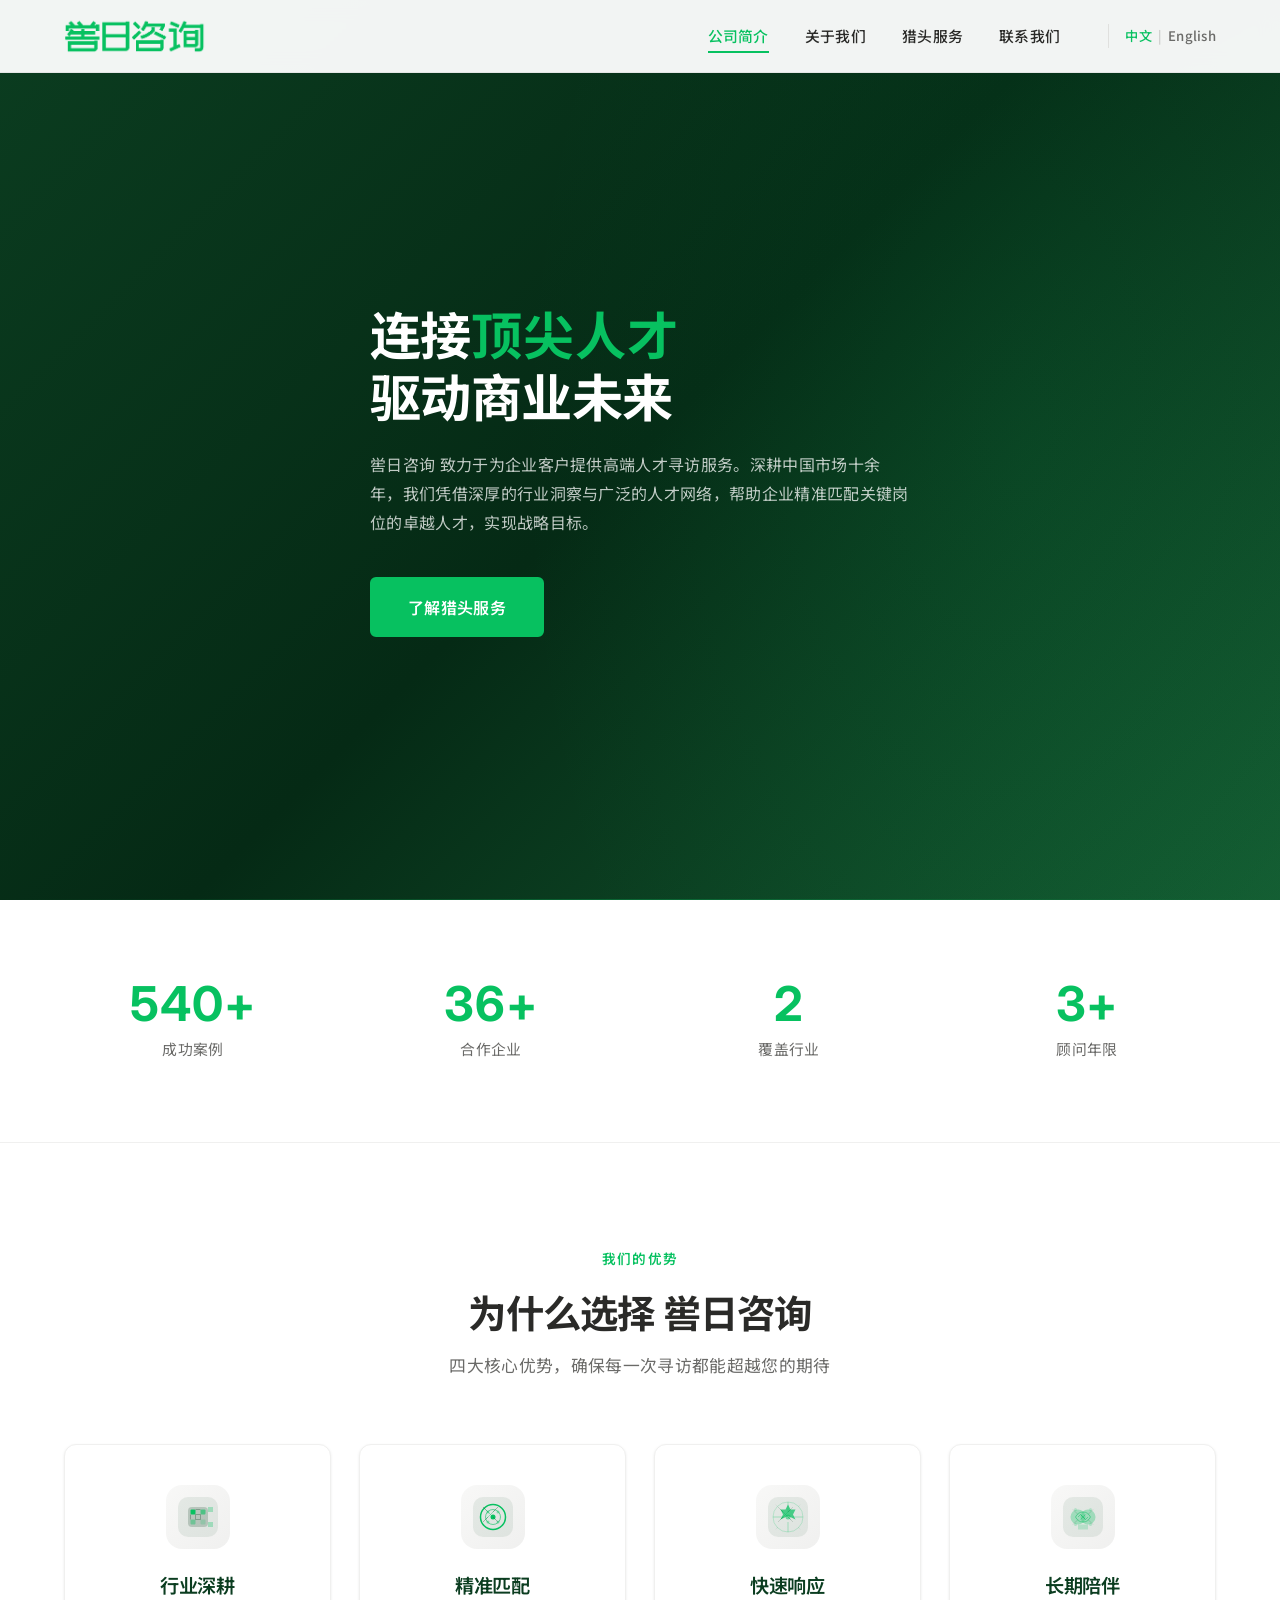
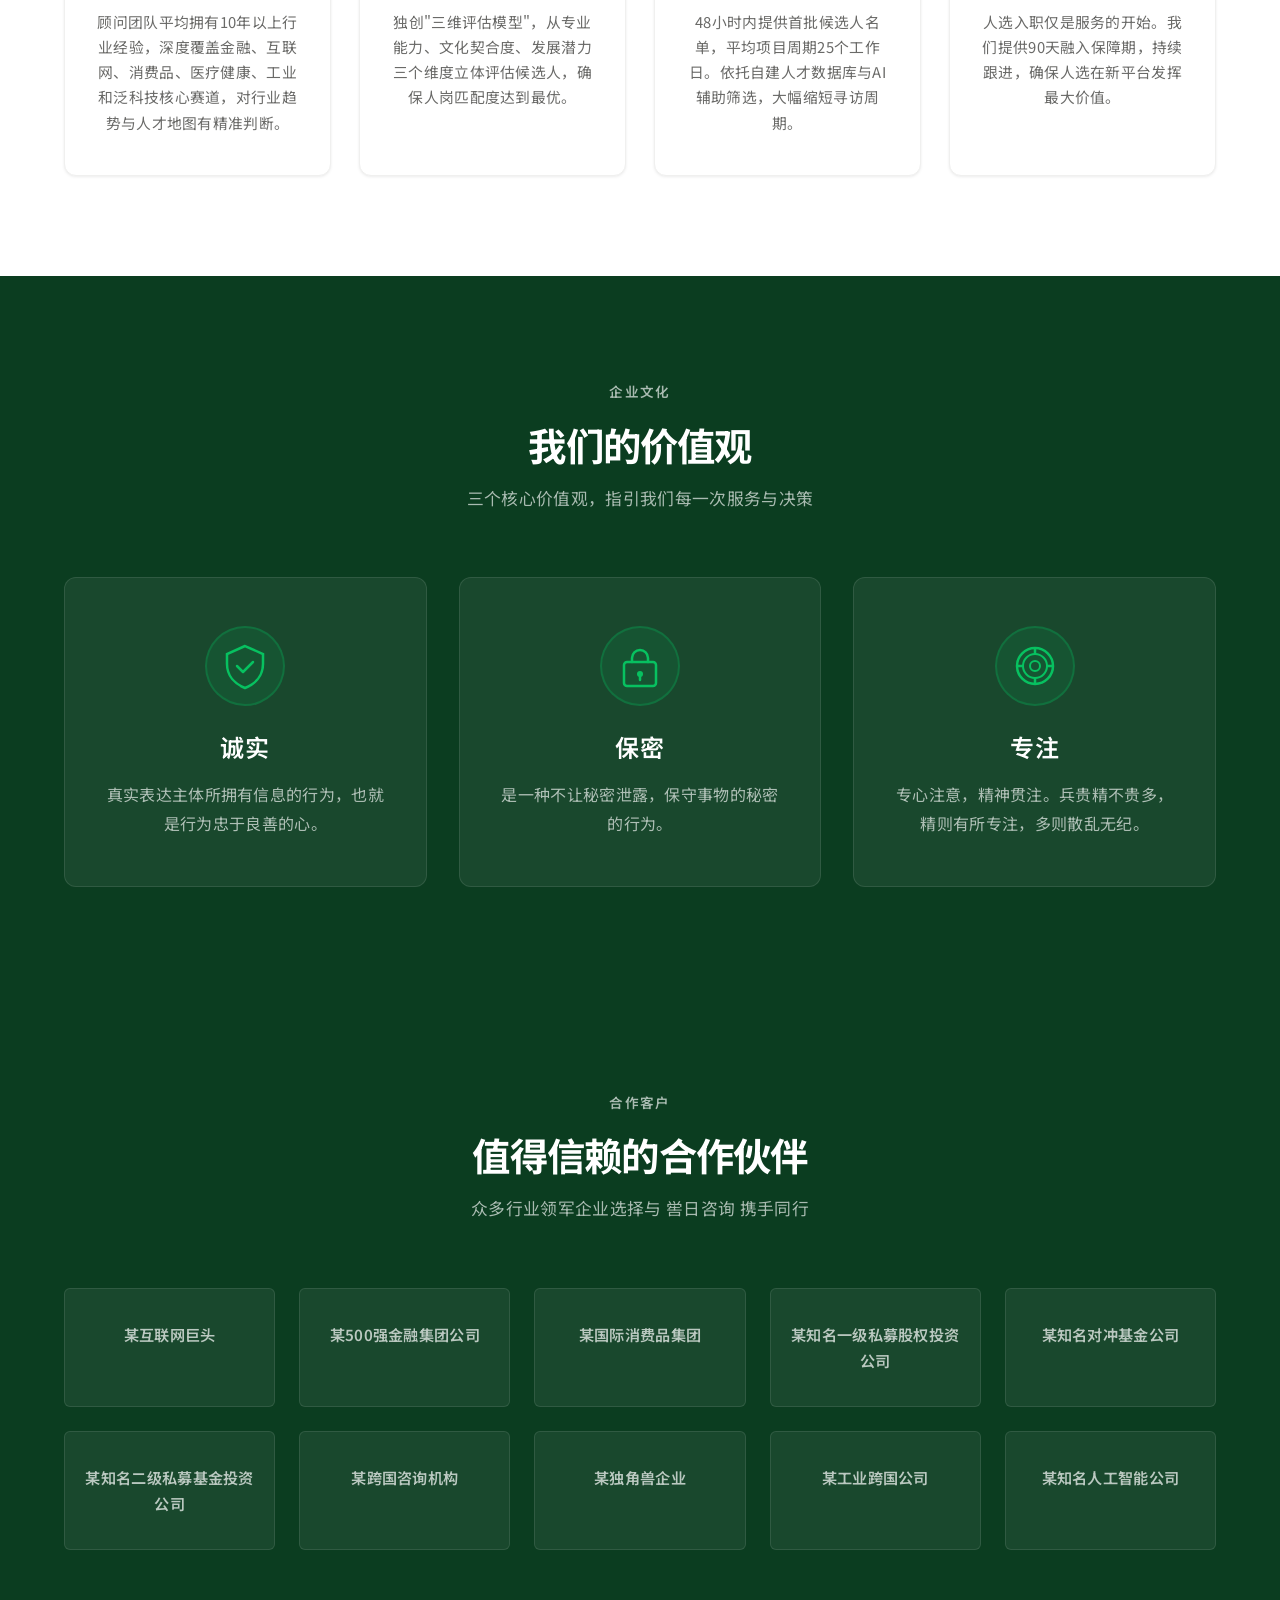
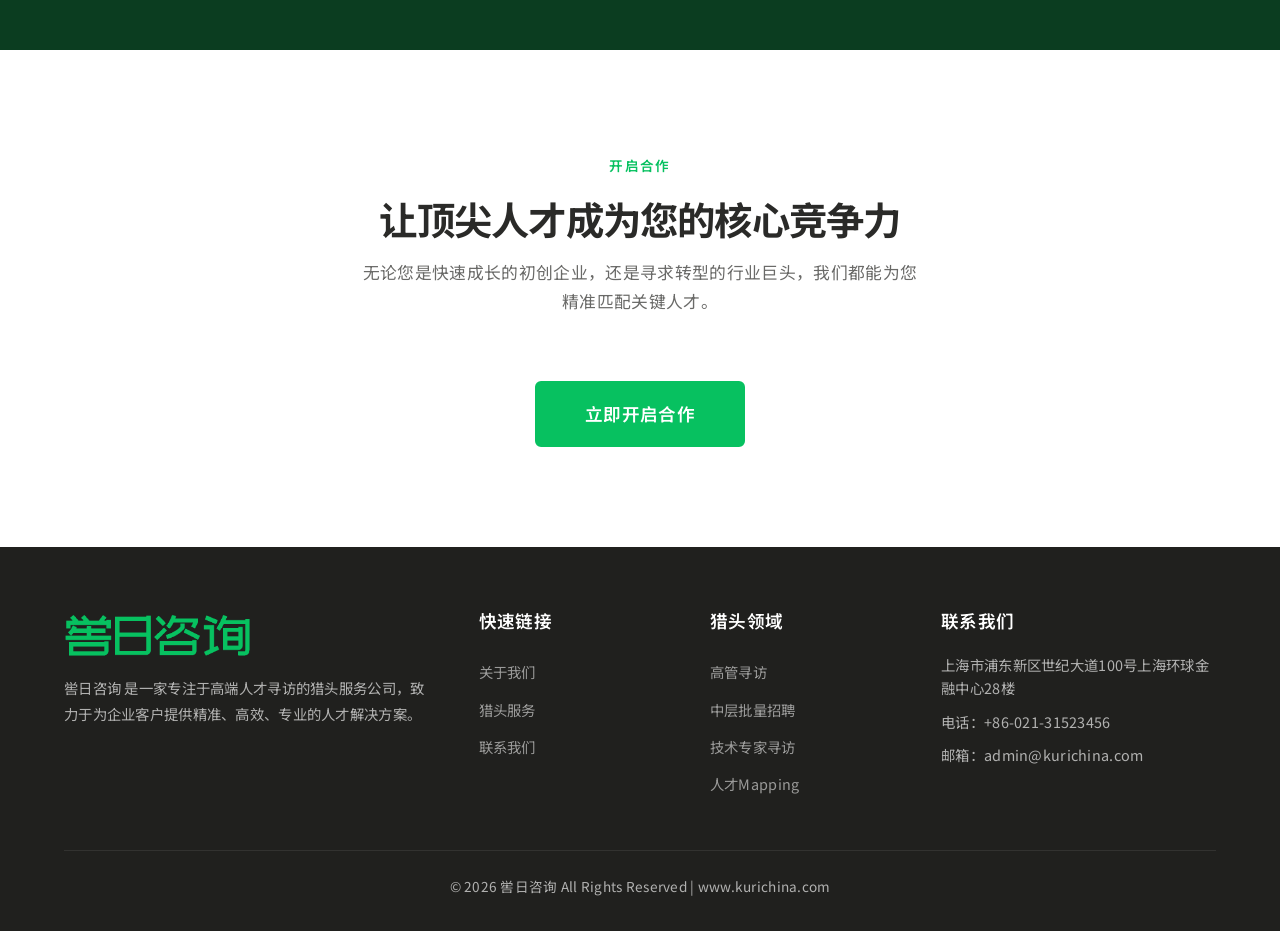
<file: index.html>
﻿<!DOCTYPE html>
<html lang="zh-CN">
<head>
  <meta charset="UTF-8">
  <meta name="viewport" content="width=device-width, initial-scale=1.0">
  <meta name="description" content="喾日咨询 - 高端猎头服务公司，专注为企业寻访顶尖人才。连接顶尖人才，驱动商业未来。">
  <title>喾日咨询 | 高端猎头服务</title>
  <meta name="keywords" content="喾日咨询,喾日,kurichina,猎头,高端猎头,人才寻访,executive search,headhunting">
  <!-- Open Graph -->
  <meta property="og:title" content="喾日咨询 | 高端猎头服务">
  <meta property="og:description" content="喾日咨询 - 高端猎头服务公司，专注为企业寻访顶尖人才。连接顶尖人才，驱动商业未来。">
  <meta property="og:image" content="https://www.kurichina.com/images/logo.png">
  <meta property="og:url" content="https://www.kurichina.com/index.html">
  <meta property="og:type" content="website">
  <link rel="canonical" href="https://www.kurichina.com/index.html">
  <link rel="stylesheet" href="css/style.css">
</head>
<body>

<!-- Navbar -->
<nav class="navbar">
  <div class="container">
    <a href="index.html" class="logo"><img src="images/logo.png" alt="喾日咨询" class="logo-img"></a>
    <button class="hamburger" aria-label="菜单">
      <span></span><span></span><span></span>
    </button>
    <div class="nav-links">
      <a href="index.html" class="active">公司简介</a>
      <a href="about.html">关于我们</a>
      <a href="services.html">猎头服务</a>
      <a href="contact.html">联系我们</a>
      <span class="lang-switch">
        <a href="index.html" class="active">中文</a>
        <span class="lang-divider">|</span>
        <a href="index-en.html">English</a>
      </span>
    </div>
  </div>
</nav>

<!-- Hero Section -->
<section class="hero">
  <div class="container">
    <div class="hero-content">
      <h1>连接<span>顶尖人才</span><br>驱动商业未来</h1>
      <p class="hero-desc">
        喾日咨询 致力于为企业客户提供高端人才寻访服务。深耕中国市场十余年，我们凭借深厚的行业洞察与广泛的人才网络，帮助企业精准匹配关键岗位的卓越人才，实现战略目标。
      </p>
      <div class="hero-buttons">
        <a href="services.html" class="btn btn-primary">了解猎头服务</a>
      </div>
    </div>
  </div>
</section>

<!-- Stats Section -->
<section class="stats">
  <div class="container">
    <div class="stat-item fade-in">
      <div class="stat-number" data-target="1500" data-suffix="+">0</div>
      <div class="stat-label">成功案例</div>
    </div>
    <div class="stat-item fade-in">
      <div class="stat-number" data-target="100" data-suffix="+">0</div>
      <div class="stat-label">合作企业</div>
    </div>
    <div class="stat-item fade-in">
      <div class="stat-number" data-target="6" data-suffix="">0</div>
      <div class="stat-label">覆盖行业</div>
    </div>
    <div class="stat-item fade-in">
      <div class="stat-number" data-target="10" data-suffix="+">0</div>
      <div class="stat-label">顾问年限</div>
    </div>
    </div>
</section>

<!-- Service Advantages -->
<section class="section">
  <div class="container">
    <div class="section-header fade-in">
      <p class="section-tag">我们的优势</p>
      <h2>为什么选择 喾日咨询</h2>
      <p>四大核心优势，确保每一次寻访都能超越您的期待</p>
    </div>
    <div class="cards-grid">
      <div class="card fade-in">
        <div class="card-icon"><img src="images/advantages/industry-expertise.svg" alt="行业深耕"></div><h3>行业深耕</h3>
        <p>顾问团队平均拥有10年以上行业经验，深度覆盖金融、互联网、消费品、医疗健康、工业和泛科技核心赛道，对行业趋势与人才地图有精准判断。</p>
      </div>
      <div class="card fade-in">
        <div class="card-icon"><img src="images/advantages/precision-matching.svg" alt="精准匹配"></div><h3>精准匹配</h3>
        <p>独创"三维评估模型"，从专业能力、文化契合度、发展潜力三个维度立体评估候选人，确保人岗匹配度达到最优。</p>
      </div>
      <div class="card fade-in">
        <div class="card-icon"><img src="images/advantages/rapid-response.svg" alt="快速响应"></div>
        <h3>快速响应</h3>
        <p>48小时内提供首批候选人名单，平均项目周期25个工作日。依托自建人才数据库与AI辅助筛选，大幅缩短寻访周期。</p>
      </div>
      <div class="card fade-in">
        <div class="card-icon"><img src="images/advantages/long-term-partnership.svg" alt="长期陪伴"></div>
        <h3>长期陪伴</h3>
        <p>人选入职仅是服务的开始。我们提供90天融入保障期，持续跟进，确保人选在新平台发挥最大价值。</p>
      </div>
    </div>
  </div>
</section>

<!-- Culture Section -->
<section class="section section-dark">
  <div class="container">
    <div class="section-header fade-in">
      <p class="section-tag">企业文化</p>
      <h2>我们的价值观</h2>
      <p>三个核心价值观，指引我们每一次服务与决策</p>
    </div>
    <div class="culture-grid">
      <div class="culture-card fade-in">
        <div class="culture-icon">
          <svg width="48" height="48" viewBox="0 0 48 48" fill="none" xmlns="http://www.w3.org/2000/svg">
            <path d="M24 4L6 12V22C6 34 14 42 24 46C34 42 42 34 42 22V12L24 4Z" stroke="#07C160" stroke-width="2.5" fill="none"/>
            <path d="M16 24L22 30L32 20" stroke="#07C160" stroke-width="2.5" stroke-linecap="round" stroke-linejoin="round"/>
          </svg>
        </div>
        <h3>诚实</h3>
        <p>真实表达主体所拥有信息的行为，也就是行为忠于良善的心。</p>
      </div>
      <div class="culture-card fade-in">
        <div class="culture-icon">
          <svg width="48" height="48" viewBox="0 0 48 48" fill="none" xmlns="http://www.w3.org/2000/svg">
            <rect x="8" y="20" width="32" height="24" rx="3" stroke="#07C160" stroke-width="2.5" fill="none"/>
            <path d="M16 20V16C16 11.58 19.58 8 24 8C28.42 8 32 11.58 32 16V20" stroke="#07C160" stroke-width="2.5" stroke-linecap="round"/>
            <circle cx="24" cy="32" r="3" fill="#07C160"/>
            <path d="M24 34V38" stroke="#07C160" stroke-width="2.5" stroke-linecap="round"/>
          </svg>
        </div>
        <h3>保密</h3>
        <p>是一种不让秘密泄露，保守事物的秘密的行为。</p>
      </div>
      <div class="culture-card fade-in">
        <div class="culture-icon">
          <svg width="48" height="48" viewBox="0 0 48 48" fill="none" xmlns="http://www.w3.org/2000/svg">
            <circle cx="24" cy="24" r="18" stroke="#07C160" stroke-width="2.5" fill="none"/>
            <circle cx="24" cy="24" r="12" stroke="#07C160" stroke-width="2" fill="none"/>
            <circle cx="24" cy="24" r="5" stroke="#07C160" stroke-width="2" fill="none"/>
            <line x1="24" y1="6" x2="24" y2="12" stroke="#07C160" stroke-width="2.5"/>
            <line x1="24" y1="36" x2="24" y2="42" stroke="#07C160" stroke-width="2.5"/>
            <line x1="6" y1="24" x2="12" y2="24" stroke="#07C160" stroke-width="2.5"/>
            <line x1="36" y1="24" x2="42" y2="24" stroke="#07C160" stroke-width="2.5"/>
          </svg>
        </div>
        <h3>专注</h3>
        <p>专心注意，精神贯注。兵贵精不贵多，精则有所专注，多则散乱无纪。</p>
      </div>
    </div>
  </div>
</section>

<!-- Clients Section -->
<section class="section section-dark">
  <div class="container">
    <div class="section-header fade-in">
      <p class="section-tag">合作客户</p>
      <h2>值得信赖的合作伙伴</h2>
      <p>众多行业领军企业选择与 喾日咨询 携手同行</p>
    </div>
    <div class="clients-grid">
      <div class="client-item fade-in">某互联网巨头</div>
      <div class="client-item fade-in">某500强金融集团公司</div>
      <div class="client-item fade-in">某国际消费品集团</div>
      <div class="client-item fade-in">某知名一级私募股权投资公司</div>
      <div class="client-item fade-in">某知名对冲基金公司</div>
      <div class="client-item fade-in">某知名二级私募基金投资公司</div>
      <div class="client-item fade-in">某跨国咨询机构</div>
      <div class="client-item fade-in">某独角兽企业</div>
      <div class="client-item fade-in">某工业跨国公司</div>
      <div class="client-item fade-in">某知名人工智能公司</div>
    </div>
  </div>
</section>

<!-- CTA Section -->
<section class="section">
  <div class="container" style="text-align:center;">
    <div class="section-header fade-in">
      <p class="section-tag">开启合作</p>
      <h2>让顶尖人才成为您的核心竞争力</h2>
      <p>无论您是快速成长的初创企业，还是寻求转型的行业巨头，我们都能为您精准匹配关键人才。</p>
    </div>
    <a href="contact.html" class="btn btn-primary fade-in" style="font-size:1.1rem; padding:16px 48px;">立即开启合作</a>
  </div>
</section>

<!-- Footer -->
<footer class="footer">
  <div class="container">
    <div class="footer-grid">
      <div class="footer-about">
        <div class="logo"><img src="images/logo.png" alt="喾日咨询" class="logo-img"></div>
        <p>喾日咨询 是一家专注于高端人才寻访的猎头服务公司，致力于为企业客户提供精准、高效、专业的人才解决方案。</p>
      </div>
      <div class="footer-links">
        <h4>快速链接</h4>
        <a href="about.html">关于我们</a>
        <a href="services.html">猎头服务</a>
        <a href="contact.html">联系我们</a>
      </div>
      <div class="footer-links">
        <h4>猎头领域</h4>
        <a href="services.html">高管寻访</a>
        <a href="services.html">中层批量招聘</a>
        <a href="services.html">技术专家寻访</a>
        <a href="services.html">人才Mapping</a>
      </div>
      <div class="footer-contact">
        <h4>联系我们</h4>
        <p>上海市浦东新区世纪大道100号上海环球金融中心28楼</p>
        <p>电话：+86-021-31523456</p>
        <p>邮箱：admin@kurichina.com</p>
      </div>
    </div>
    <div class="footer-bottom">
      <p>&copy; 2026 喾日咨询 All Rights Reserved | www.kurichina.com</p>
    </div>
  </div>
</footer>

<script src="js/main.js"></script>
</body>
</html>
</file>
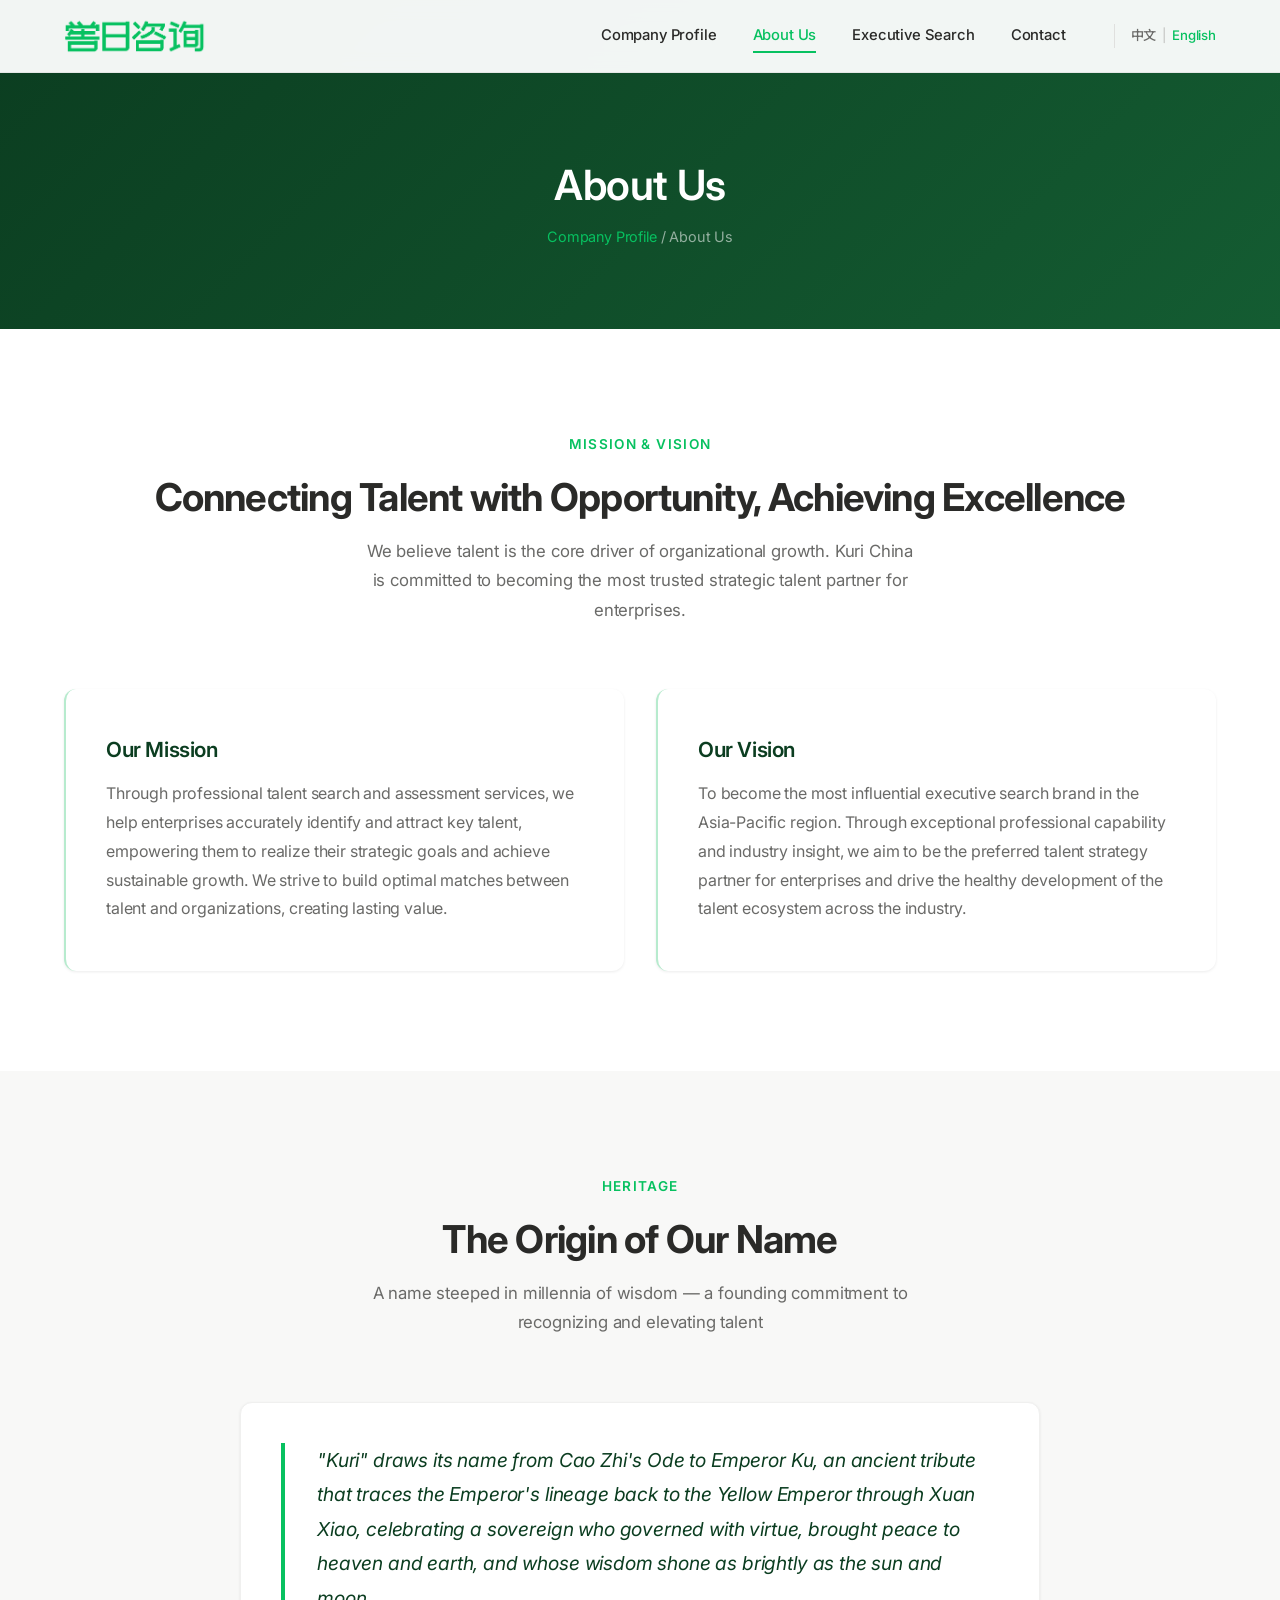
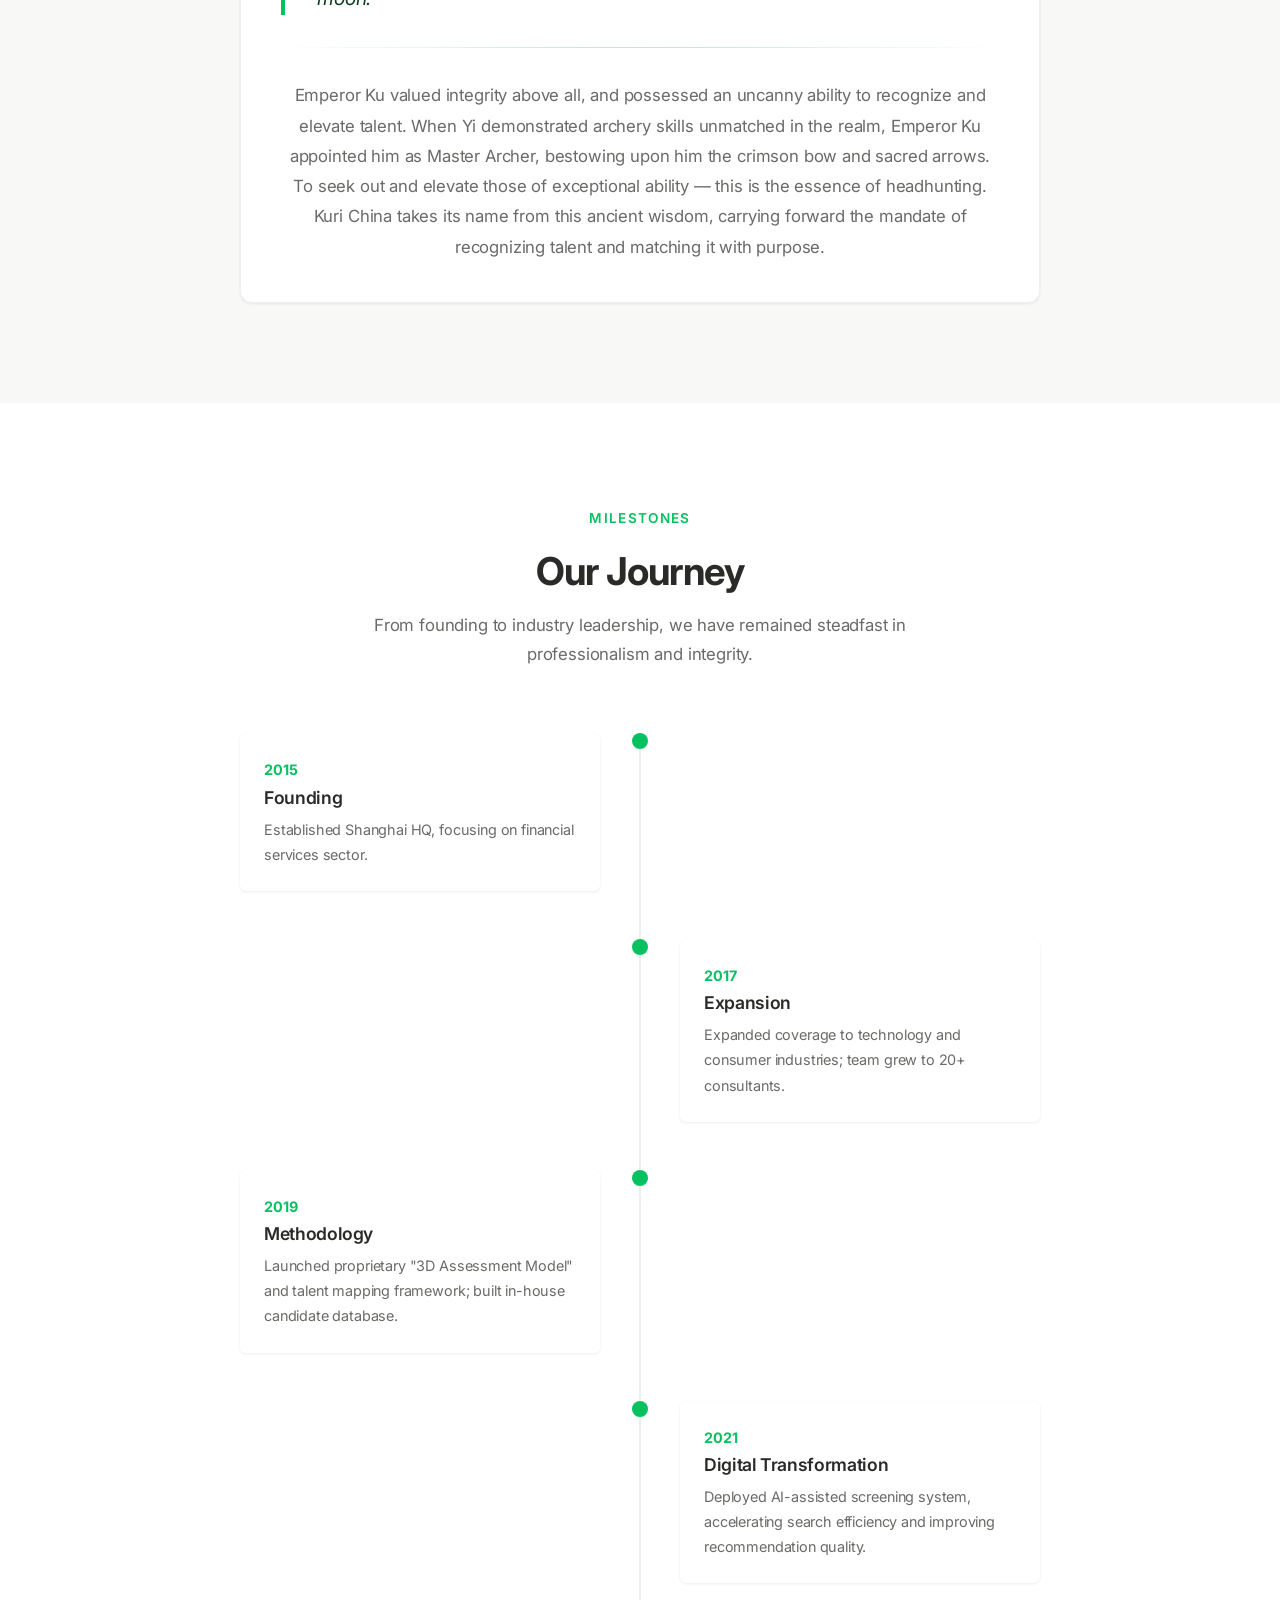
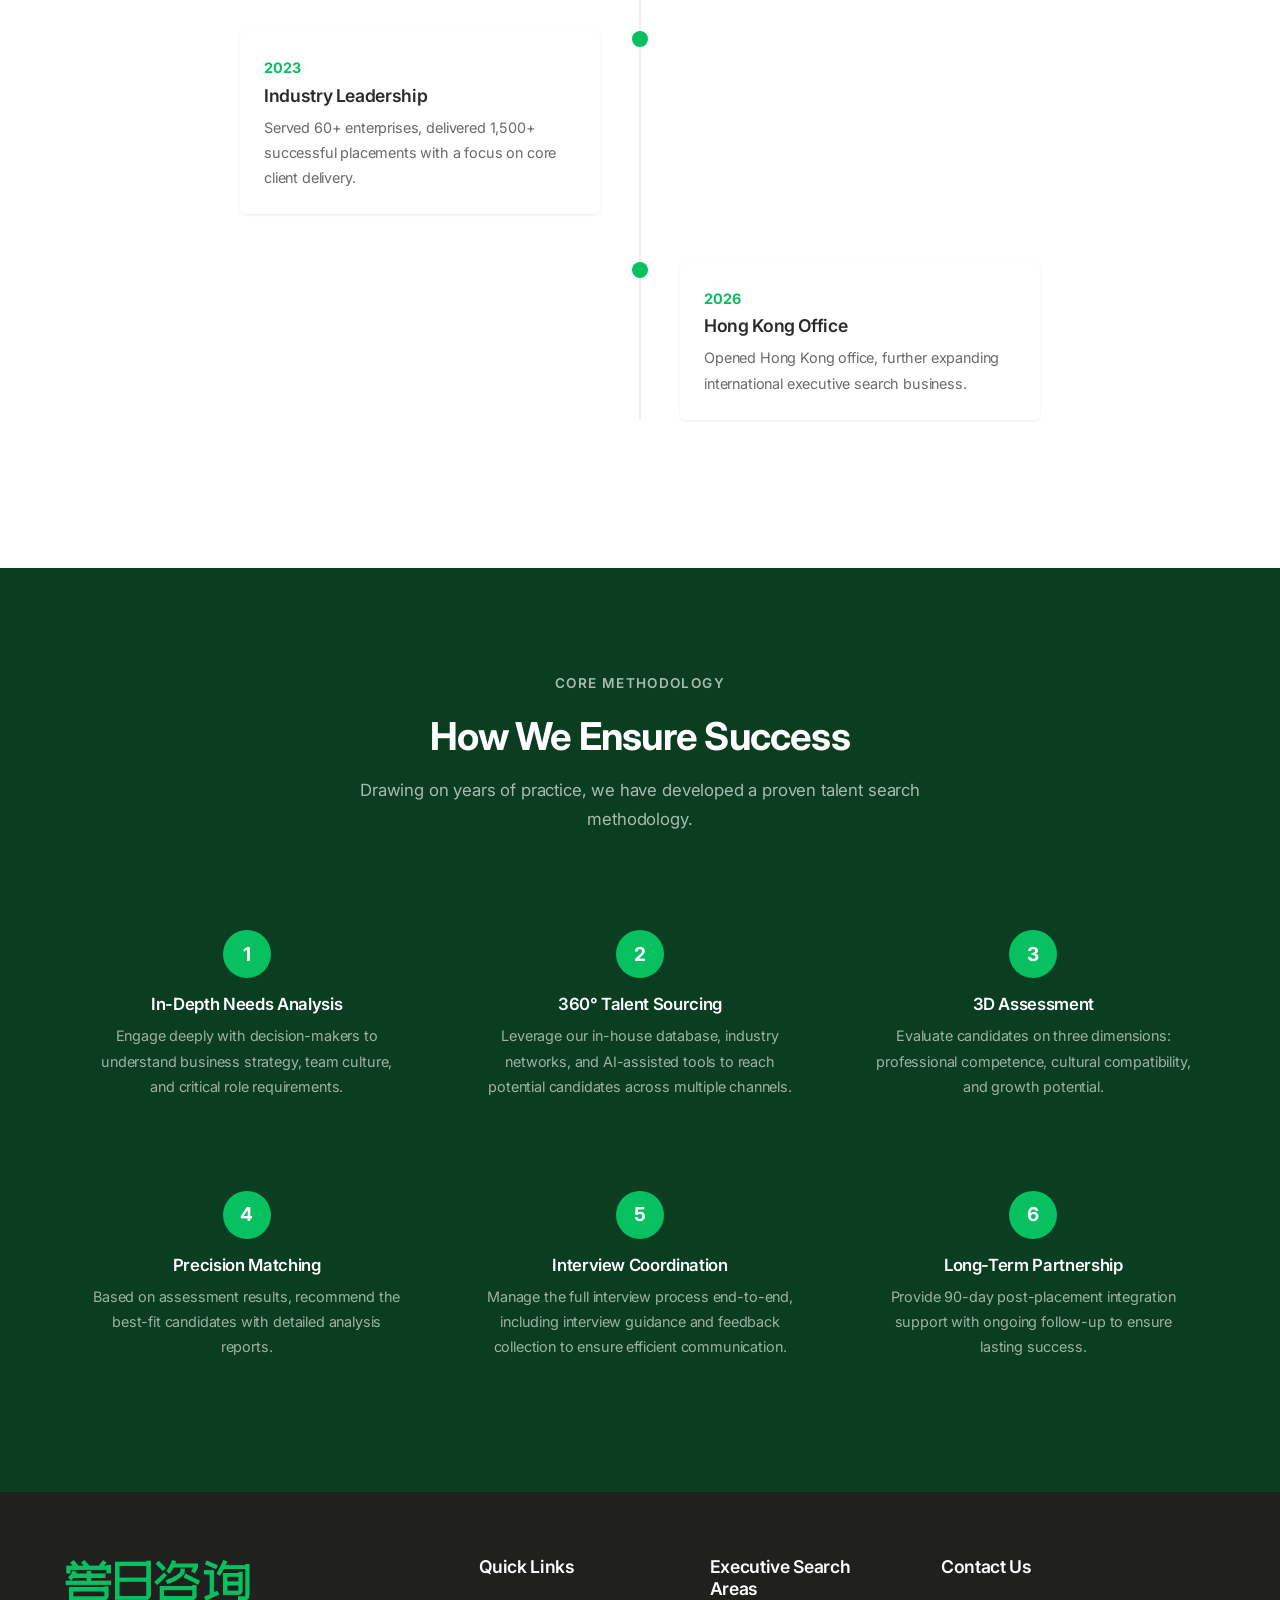
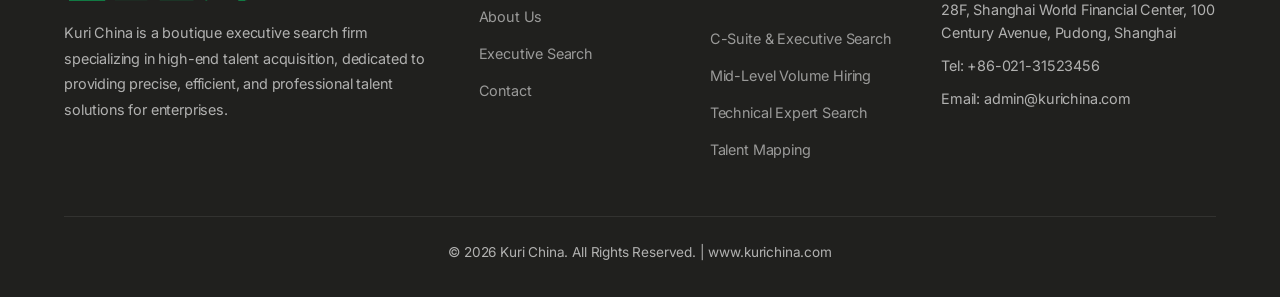
<file: about-en.html>
﻿<!DOCTYPE html>
<html lang="en">
<head>
  <meta charset="UTF-8">
  <meta name="viewport" content="width=device-width, initial-scale=1.0">
  <meta name="description" content="Kuri China — About Us. Our mission, vision, team, history, and core methodology in executive search.">
  <title>About Us | Kuri China</title>
  <meta name="keywords" content="kurichina,Kuri,Kuri China,about Kuri,executive search firm,mission,vision,headhunting China">
  <!-- Open Graph -->
  <meta property="og:title" content="About Us | Kuri China">
  <meta property="og:description" content="Kuri China — About Us. Our mission, vision, team, history, and core methodology in executive search.">
  <meta property="og:image" content="https://www.kurichina.com/images/logo.png">
  <meta property="og:url" content="https://www.kurichina.com/about-en.html">
  <meta property="og:type" content="website">
  <link rel="canonical" href="https://www.kurichina.com/about-en.html">
  <link rel="stylesheet" href="css/style.css">
</head>
<body>

<!-- Navbar -->
<nav class="navbar">
  <div class="container">
    <a href="index-en.html" class="logo"><img src="images/logo.png" alt="Kuri China" class="logo-img"></a>
    <button class="hamburger" aria-label="Menu">
      <span></span><span></span><span></span>
    </button>
    <div class="nav-links">
      <a href="index-en.html">Company Profile</a>
      <a href="about-en.html" class="active">About Us</a>
      <a href="services-en.html">Executive Search</a>
      <a href="contact-en.html">Contact</a>
      <span class="lang-switch">
        <a href="about.html">中文</a>
        <span class="lang-divider">|</span>
        <a href="about-en.html" class="active">English</a>
      </span>
    </div>
  </div>
</nav>

<!-- Page Hero -->
<section class="page-hero">
  <div class="container">
    <h1>About Us</h1>
    <p class="breadcrumb"><a href="index-en.html">Company Profile</a> / About Us</p>
  </div>
</section>

<!-- Mission & Vision -->
<section class="section">
  <div class="container">
    <div class="section-header fade-in">
      <p class="section-tag">Mission &amp; Vision</p>
      <h2>Connecting Talent with Opportunity, Achieving Excellence</h2>
      <p>We believe talent is the core driver of organizational growth. Kuri China is committed to becoming the most trusted strategic talent partner for enterprises.</p>
    </div>
    <div class="mv-grid">
      <div class="mv-card fade-in">
        <h3>Our Mission</h3>
        <p>Through professional talent search and assessment services, we help enterprises accurately identify and attract key talent, empowering them to realize their strategic goals and achieve sustainable growth. We strive to build optimal matches between talent and organizations, creating lasting value.</p>
      </div>
      <div class="mv-card fade-in">
        <h3>Our Vision</h3>
        <p>To become the most influential executive search brand in the Asia-Pacific region. Through exceptional professional capability and industry insight, we aim to be the preferred talent strategy partner for enterprises and drive the healthy development of the talent ecosystem across the industry.</p>
      </div>
    </div>
  </div>
</section>

<!-- Name Origin -->
<section class="section section-gray">
  <div class="container">
    <div class="section-header fade-in">
      <p class="section-tag">Heritage</p>
      <h2>The Origin of Our Name</h2>
      <p>A name steeped in millennia of wisdom — a founding commitment to recognizing and elevating talent</p>
    </div>
    <div class="name-origin-content fade-in">
      <blockquote class="origin-quote">
        <p>"Kuri" draws its name from Cao Zhi's <em>Ode to Emperor Ku</em>, an ancient tribute that traces the Emperor's lineage back to the Yellow Emperor through Xuan Xiao, celebrating a sovereign who governed with virtue, brought peace to heaven and earth, and whose wisdom shone as brightly as the sun and moon.</p>
      </blockquote>
      <div class="origin-divider"></div>
      <p class="origin-text">
        Emperor Ku valued integrity above all, and possessed an uncanny ability to recognize and elevate talent. When Yi demonstrated archery skills unmatched in the realm, Emperor Ku appointed him as Master Archer, bestowing upon him the crimson bow and sacred arrows. To seek out and elevate those of exceptional ability — this is the essence of headhunting. Kuri China takes its name from this ancient wisdom, carrying forward the mandate of recognizing talent and matching it with purpose.
      </p>
    </div>
  </div>
</section>

<!-- Timeline -->
<section class="section">
  <div class="container">
    <div class="section-header fade-in">
      <p class="section-tag">Milestones</p>
      <h2>Our Journey</h2>
      <p>From founding to industry leadership, we have remained steadfast in professionalism and integrity.</p>
    </div>
    <div class="timeline">
      <div class="timeline-item fade-in">
        <div class="timeline-dot"></div>
        <div class="timeline-content">
          <div class="year">2015</div>
          <h4>Founding</h4>
          <p>Established Shanghai HQ, focusing on financial services sector.</p>
        </div>
      </div>
      <div class="timeline-item fade-in">
        <div class="timeline-dot"></div>
        <div class="timeline-content">
          <div class="year">2017</div>
          <h4>Expansion</h4>
          <p>Expanded coverage to technology and consumer industries; team grew to 20+ consultants.</p>
        </div>
      </div>
      <div class="timeline-item fade-in">
        <div class="timeline-dot"></div>
        <div class="timeline-content">
          <div class="year">2019</div>
          <h4>Methodology</h4>
          <p>Launched proprietary "3D Assessment Model" and talent mapping framework; built in-house candidate database.</p>
        </div>
      </div>
      <div class="timeline-item fade-in">
        <div class="timeline-dot"></div>
        <div class="timeline-content">
          <div class="year">2021</div>
          <h4>Digital Transformation</h4>
          <p>Deployed AI-assisted screening system, accelerating search efficiency and improving recommendation quality.</p>
        </div>
      </div>
      <div class="timeline-item fade-in">
        <div class="timeline-dot"></div>
        <div class="timeline-content">
          <div class="year">2023</div>
          <h4>Industry Leadership</h4>
          <p>Served 60+ enterprises, delivered 1,500+ successful placements with a focus on core client delivery.</p>
        </div>
      </div>
      <div class="timeline-item fade-in">
        <div class="timeline-dot"></div>
        <div class="timeline-content">
          <div class="year">2026</div>
          <h4>Hong Kong Office</h4>
          <p>Opened Hong Kong office, further expanding international executive search business.</p>
        </div>
      </div>
    </div>
  </div>
</section>

<!-- Methodology -->
<section class="section section-dark">
  <div class="container">
    <div class="section-header fade-in">
      <p class="section-tag">Core Methodology</p>
      <h2>How We Ensure Success</h2>
      <p>Drawing on years of practice, we have developed a proven talent search methodology.</p>
    </div>
    <div class="method-grid">
      <div class="method-item fade-in">
        <div class="step-num">1</div>
        <h4>In-Depth Needs Analysis</h4>
        <p>Engage deeply with decision-makers to understand business strategy, team culture, and critical role requirements.</p>
      </div>
      <div class="method-item fade-in">
        <div class="step-num">2</div>
        <h4>360&deg; Talent Sourcing</h4>
        <p>Leverage our in-house database, industry networks, and AI-assisted tools to reach potential candidates across multiple channels.</p>
      </div>
      <div class="method-item fade-in">
        <div class="step-num">3</div>
        <h4>3D Assessment</h4>
        <p>Evaluate candidates on three dimensions: professional competence, cultural compatibility, and growth potential.</p>
      </div>
      <div class="method-item fade-in">
        <div class="step-num">4</div>
        <h4>Precision Matching</h4>
        <p>Based on assessment results, recommend the best-fit candidates with detailed analysis reports.</p>
      </div>
      <div class="method-item fade-in">
        <div class="step-num">5</div>
        <h4>Interview Coordination</h4>
        <p>Manage the full interview process end-to-end, including interview guidance and feedback collection to ensure efficient communication.</p>
      </div>
      <div class="method-item fade-in">
        <div class="step-num">6</div>
        <h4>Long-Term Partnership</h4>
        <p>Provide 90-day post-placement integration support with ongoing follow-up to ensure lasting success.</p>
      </div>
    </div>
  </div>
</section>

<!-- Footer -->
<footer class="footer">
  <div class="container">
    <div class="footer-grid">
      <div class="footer-about">
        <div class="logo"><img src="images/logo.png" alt="Kuri China" class="logo-img"></div>
        <p>Kuri China is a boutique executive search firm specializing in high-end talent acquisition, dedicated to providing precise, efficient, and professional talent solutions for enterprises.</p>
      </div>
      <div class="footer-links">
        <h4>Quick Links</h4>
        <a href="about-en.html">About Us</a>
        <a href="services-en.html">Executive Search</a>
        <a href="contact-en.html">Contact</a>
      </div>
      <div class="footer-links">
        <h4>Executive Search Areas</h4>
        <a href="services-en.html">C-Suite &amp; Executive Search</a>
        <a href="services-en.html">Mid-Level Volume Hiring</a>
        <a href="services-en.html">Technical Expert Search</a>
        <a href="services-en.html">Talent Mapping</a>
      </div>
      <div class="footer-contact">
        <h4>Contact Us</h4>
        <p>28F, Shanghai World Financial Center, 100 Century Avenue, Pudong, Shanghai</p>
        <p>Tel: +86-021-31523456</p>
        <p>Email: admin@kurichina.com</p>
      </div>
    </div>
    <div class="footer-bottom">
      <p>&copy; 2026 Kuri China. All Rights Reserved. | www.kurichina.com</p>
    </div>
  </div>
</footer>

<script src="js/main.js"></script>
</body>
</html>
</file>
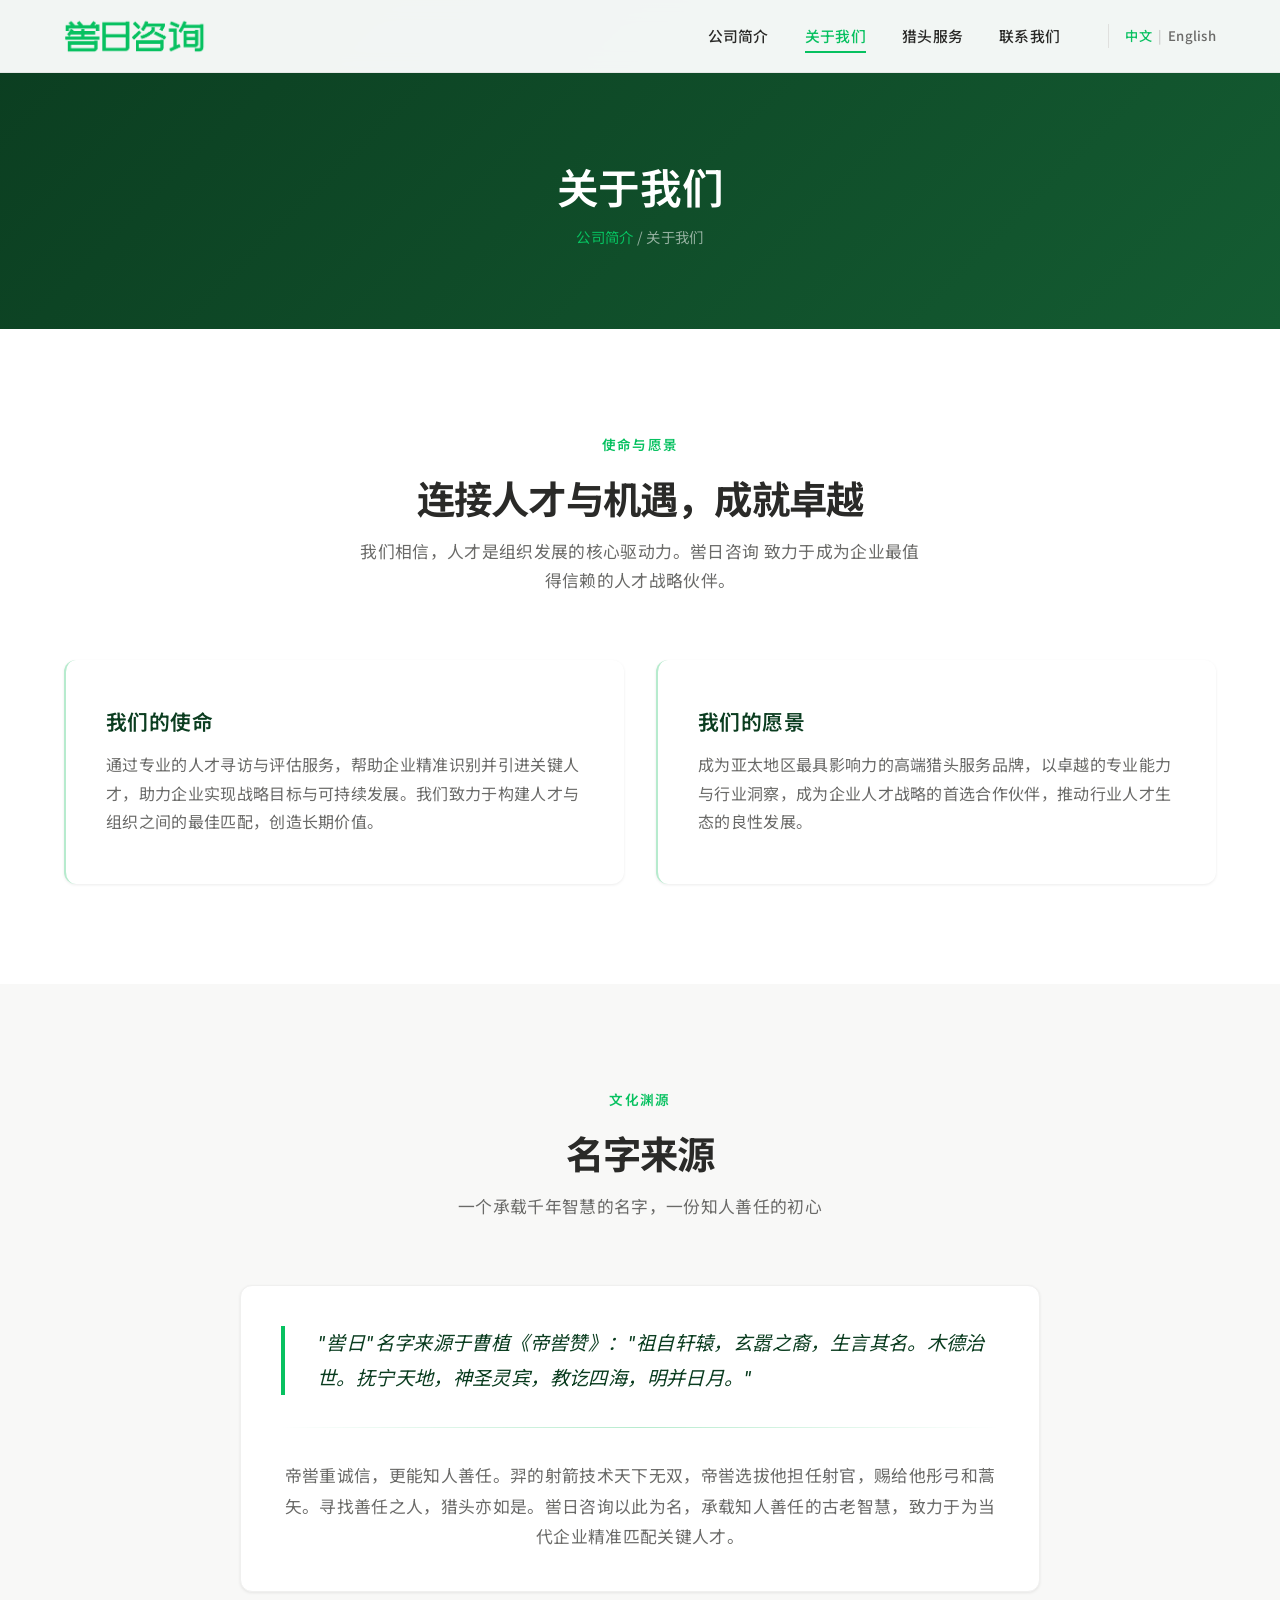
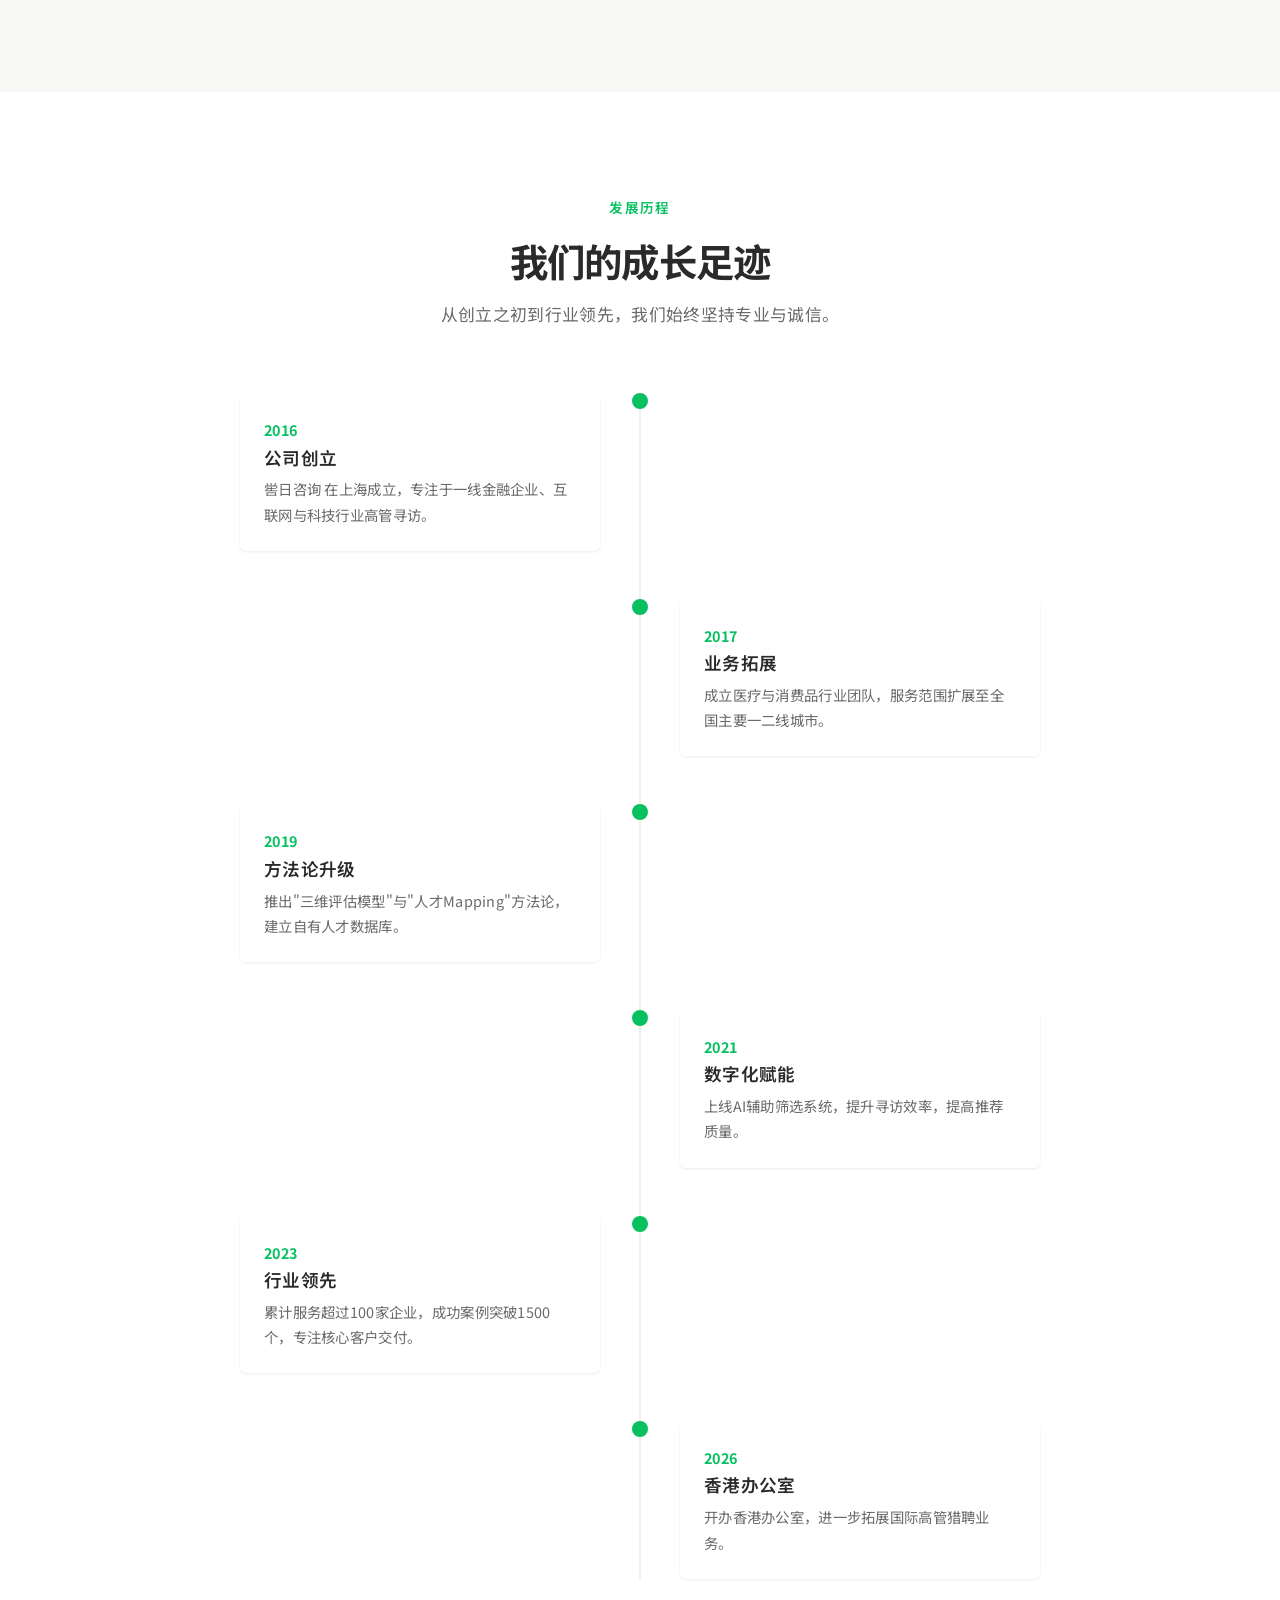
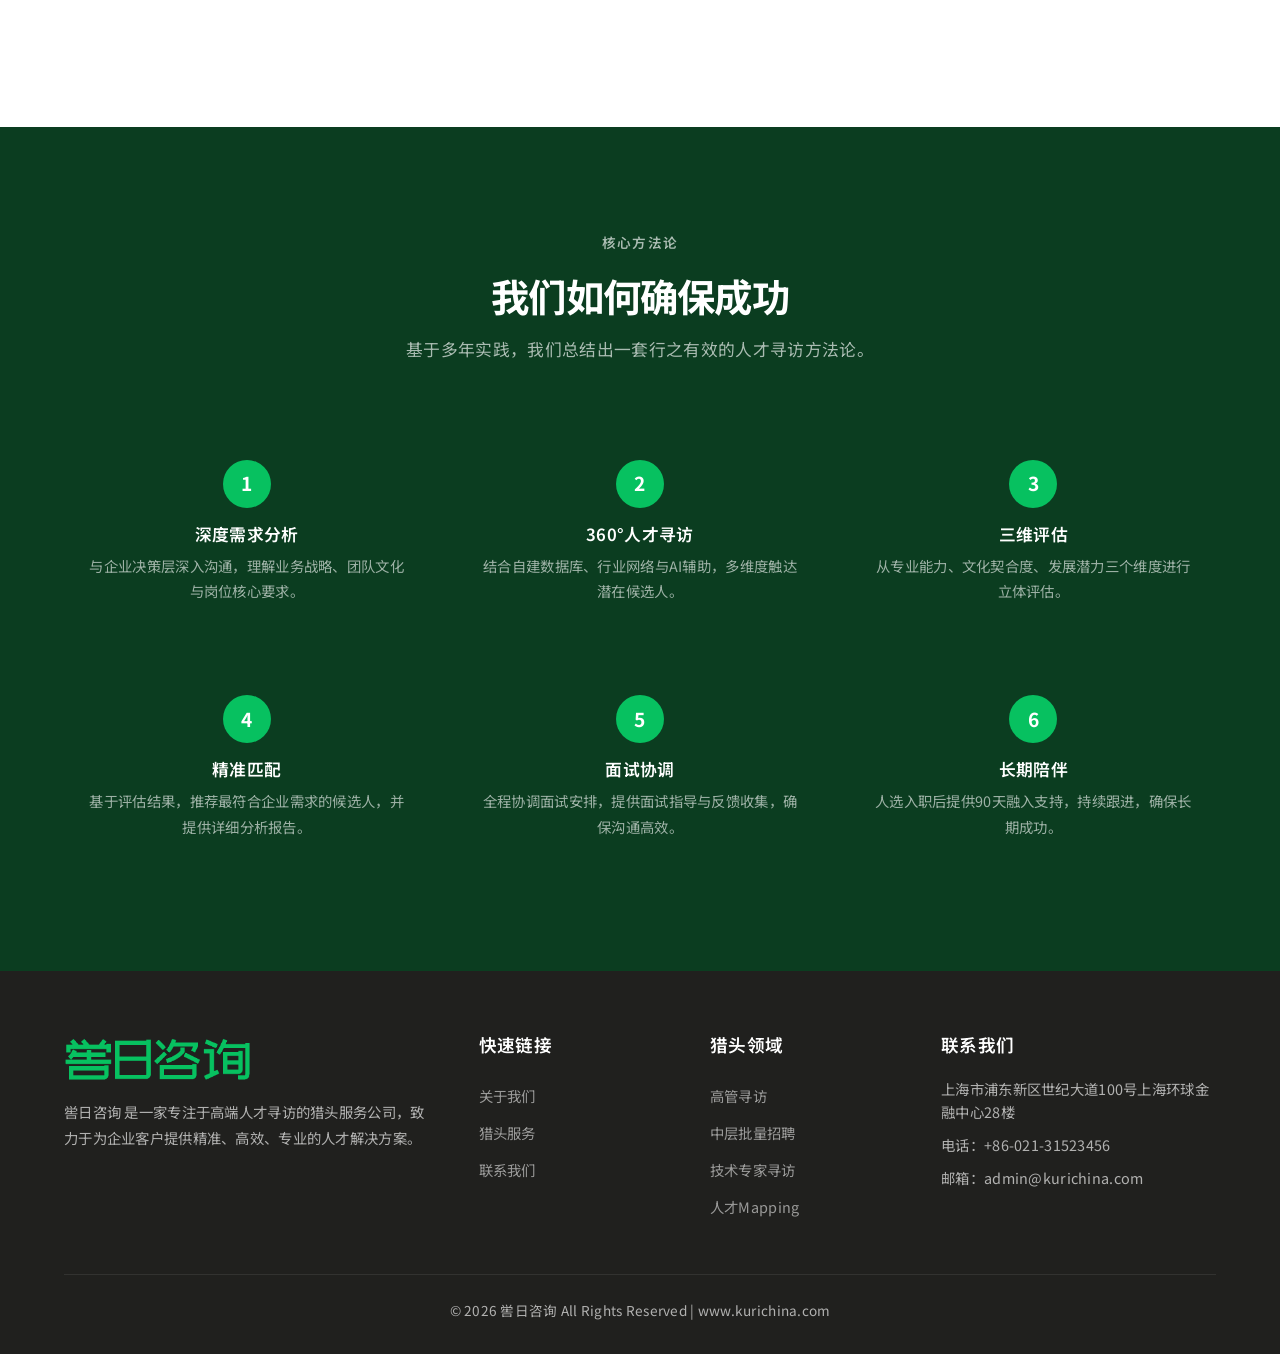
<file: about.html>
﻿<!DOCTYPE html>
<html lang="zh-CN">
<head>
  <meta charset="UTF-8">
  <meta name="viewport" content="width=device-width, initial-scale=1.0">
  <meta name="description" content="喾日咨询 - 关于我们，公司使命愿景，团队介绍，发展历程，核心方法论。">
  <title>关于我们 | 喾日咨询</title>
  <meta name="keywords" content="喾日咨询,喾日,kurichina,关于喾日,猎头公司,人才寻访,帝喾赞,公司使命,公司愿景">
  <!-- Open Graph -->
  <meta property="og:title" content="关于我们 | 喾日咨询">
  <meta property="og:description" content="喾日咨询 - 关于我们，公司使命愿景，团队介绍，发展历程，核心方法论。">
  <meta property="og:image" content="https://www.kurichina.com/images/logo.png">
  <meta property="og:url" content="https://www.kurichina.com/about.html">
  <meta property="og:type" content="website">
  <link rel="canonical" href="https://www.kurichina.com/about.html">
  <link rel="stylesheet" href="css/style.css">
</head>
<body>

<!-- Navbar -->
<nav class="navbar">
  <div class="container">
    <a href="index.html" class="logo"><img src="images/logo.png" alt="喾日咨询" class="logo-img"></a>
    <button class="hamburger" aria-label="菜单">
      <span></span><span></span><span></span>
    </button>
    <div class="nav-links">
      <a href="index.html">公司简介</a>
      <a href="about.html" class="active">关于我们</a>
      <a href="services.html">猎头服务</a>
      <a href="contact.html">联系我们</a>
      <span class="lang-switch">
        <a href="about.html" class="active">中文</a>
        <span class="lang-divider">|</span>
        <a href="about-en.html">English</a>
      </span>
    </div>
  </div>
</nav>

<!-- Page Hero -->
<section class="page-hero">
  <div class="container">
    <h1>关于我们</h1>
    <p class="breadcrumb"><a href="index.html">公司简介</a> / 关于我们</p>
  </div>
</section>

<!-- Mission & Vision -->
<section class="section">
  <div class="container">
    <div class="section-header fade-in">
      <p class="section-tag">使命与愿景</p>
      <h2>连接人才与机遇，成就卓越</h2>
      <p>我们相信，人才是组织发展的核心驱动力。喾日咨询 致力于成为企业最值得信赖的人才战略伙伴。</p>
    </div>
    <div class="mv-grid">
      <div class="mv-card fade-in">
        <h3>我们的使命</h3>
        <p>通过专业的人才寻访与评估服务，帮助企业精准识别并引进关键人才，助力企业实现战略目标与可持续发展。我们致力于构建人才与组织之间的最佳匹配，创造长期价值。</p>
      </div>
      <div class="mv-card fade-in">
        <h3>我们的愿景</h3>
        <p>成为亚太地区最具影响力的高端猎头服务品牌，以卓越的专业能力与行业洞察，成为企业人才战略的首选合作伙伴，推动行业人才生态的良性发展。</p>
      </div>
    </div>
  </div>
</section>

<!-- Name Origin -->
<section class="section section-gray">
  <div class="container">
    <div class="section-header fade-in">
      <p class="section-tag">文化渊源</p>
      <h2>名字来源</h2>
      <p>一个承载千年智慧的名字，一份知人善任的初心</p>
    </div>
    <div class="name-origin-content fade-in">
      <blockquote class="origin-quote">
        <p>"喾日"名字来源于曹植《帝喾赞》："祖自轩辕，玄嚣之裔，生言其名。木德治世。抚宁天地，神圣灵宾，教讫四海，明并日月。"</p>
      </blockquote>
      <div class="origin-divider"></div>
      <p class="origin-text">
        帝喾重诚信，更能知人善任。羿的射箭技术天下无双，帝喾选拔他担任射官，赐给他彤弓和蒿矢。寻找善任之人，猎头亦如是。喾日咨询以此为名，承载知人善任的古老智慧，致力于为当代企业精准匹配关键人才。
      </p>
    </div>
  </div>
</section>

<!-- Timeline -->
<section class="section">
  <div class="container">
    <div class="section-header fade-in">
      <p class="section-tag">发展历程</p>
      <h2>我们的成长足迹</h2>
      <p>从创立之初到行业领先，我们始终坚持专业与诚信。</p>
    </div>
    <div class="timeline">
      <div class="timeline-item fade-in">
        <div class="timeline-dot"></div>
        <div class="timeline-content">
          <div class="year">2016</div>
          <h4>公司创立</h4>
          <p>喾日咨询 在上海成立，专注于一线金融企业、互联网与科技行业高管寻访。</p>
        </div>
      </div>
      <div class="timeline-item fade-in">
        <div class="timeline-dot"></div>
        <div class="timeline-content">
          <div class="year">2017</div>
          <h4>业务拓展</h4>
          <p>成立医疗与消费品行业团队，服务范围扩展至全国主要一二线城市。</p>
        </div>
      </div>
      <div class="timeline-item fade-in">
        <div class="timeline-dot"></div>
        <div class="timeline-content">
          <div class="year">2019</div>
          <h4>方法论升级</h4>
          <p>推出"三维评估模型"与"人才Mapping"方法论，建立自有人才数据库。</p>
        </div>
      </div>
      <div class="timeline-item fade-in">
        <div class="timeline-dot"></div>
        <div class="timeline-content">
          <div class="year">2021</div>
          <h4>数字化赋能</h4>
          <p>上线AI辅助筛选系统，提升寻访效率，提高推荐质量。</p>
        </div>
      </div>
      <div class="timeline-item fade-in">
        <div class="timeline-dot"></div>
        <div class="timeline-content">
          <div class="year">2023</div>
          <h4>行业领先</h4>
          <p>累计服务超过100家企业，成功案例突破1500个，专注核心客户交付。</p>
        </div>
      </div>
      <div class="timeline-item fade-in">
        <div class="timeline-dot"></div>
        <div class="timeline-content">
          <div class="year">2026</div>
          <h4>香港办公室</h4>
          <p>开办香港办公室，进一步拓展国际高管猎聘业务。</p>
        </div>
      </div>
    </div>
  </div>
</section>

<!-- Methodology -->
<section class="section section-dark">
  <div class="container">
    <div class="section-header fade-in">
      <p class="section-tag">核心方法论</p>
      <h2>我们如何确保成功</h2>
      <p>基于多年实践，我们总结出一套行之有效的人才寻访方法论。</p>
    </div>
    <div class="method-grid">
      <div class="method-item fade-in">
        <div class="step-num">1</div>
        <h4>深度需求分析</h4>
        <p>与企业决策层深入沟通，理解业务战略、团队文化与岗位核心要求。</p>
      </div>
      <div class="method-item fade-in">
        <div class="step-num">2</div>
        <h4>360°人才寻访</h4>
        <p>结合自建数据库、行业网络与AI辅助，多维度触达潜在候选人。</p>
      </div>
      <div class="method-item fade-in">
        <div class="step-num">3</div>
        <h4>三维评估</h4>
        <p>从专业能力、文化契合度、发展潜力三个维度进行立体评估。</p>
      </div>
      <div class="method-item fade-in">
        <div class="step-num">4</div>
        <h4>精准匹配</h4>
        <p>基于评估结果，推荐最符合企业需求的候选人，并提供详细分析报告。</p>
      </div>
      <div class="method-item fade-in">
        <div class="step-num">5</div>
        <h4>面试协调</h4>
        <p>全程协调面试安排，提供面试指导与反馈收集，确保沟通高效。</p>
      </div>
      <div class="method-item fade-in">
        <div class="step-num">6</div>
        <h4>长期陪伴</h4>
        <p>人选入职后提供90天融入支持，持续跟进，确保长期成功。</p>
      </div>
    </div>
  </div>
</section>

<!-- Footer -->
<footer class="footer">
  <div class="container">
    <div class="footer-grid">
      <div class="footer-about">
        <div class="logo"><img src="images/logo.png" alt="喾日咨询" class="logo-img"></div>
        <p>喾日咨询 是一家专注于高端人才寻访的猎头服务公司，致力于为企业客户提供精准、高效、专业的人才解决方案。</p>
      </div>
      <div class="footer-links">
        <h4>快速链接</h4>
        <a href="about.html">关于我们</a>
        <a href="services.html">猎头服务</a>
        <a href="contact.html">联系我们</a>
      </div>
      <div class="footer-links">
        <h4>猎头领域</h4>
        <a href="services.html">高管寻访</a>
        <a href="services.html">中层批量招聘</a>
        <a href="services.html">技术专家寻访</a>
        <a href="services.html">人才Mapping</a>
      </div>
      <div class="footer-contact">
        <h4>联系我们</h4>
        <p>上海市浦东新区世纪大道100号上海环球金融中心28楼</p>
        <p>电话：+86-021-31523456</p>
        <p>邮箱：admin@kurichina.com</p>
      </div>
    </div>
    <div class="footer-bottom">
      <p>&copy; 2026 喾日咨询 All Rights Reserved | www.kurichina.com</p>
    </div>
  </div>
</footer>

<script src="js/main.js"></script>
</body>
</html>
</file>
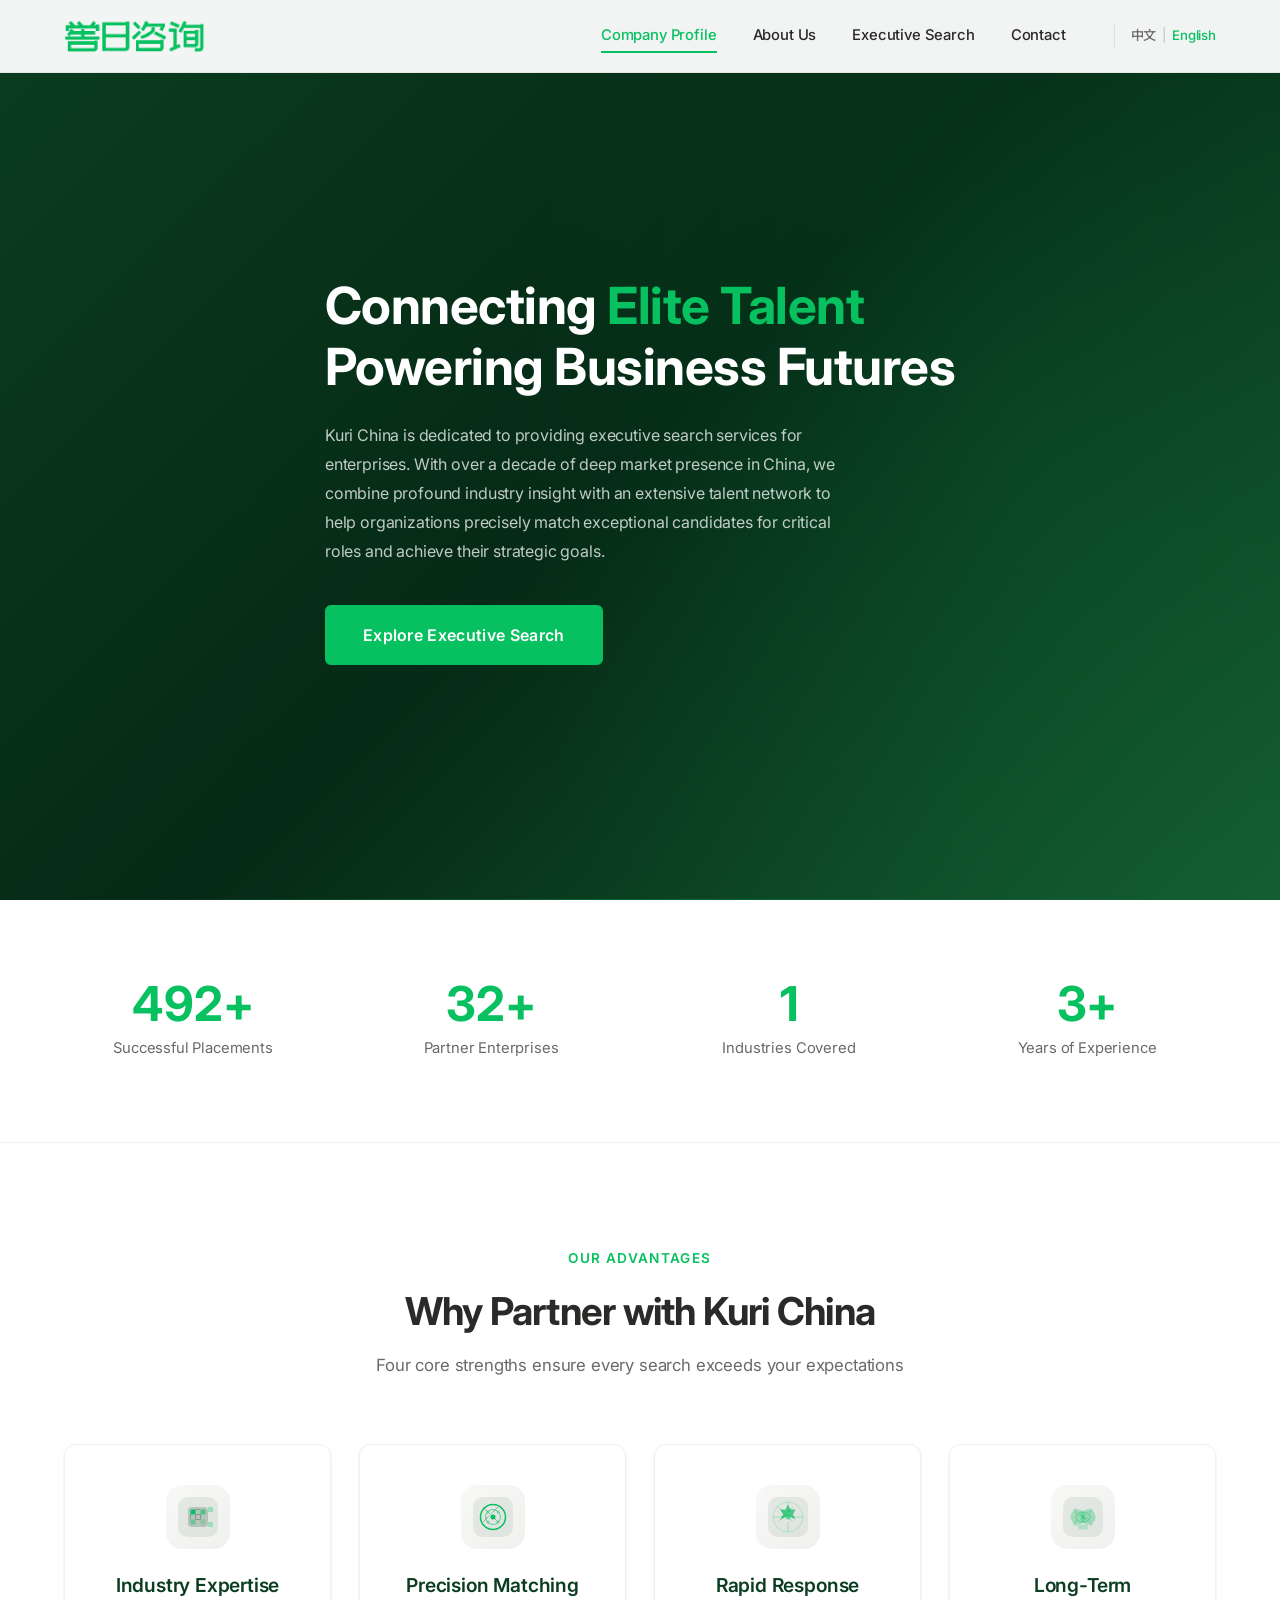
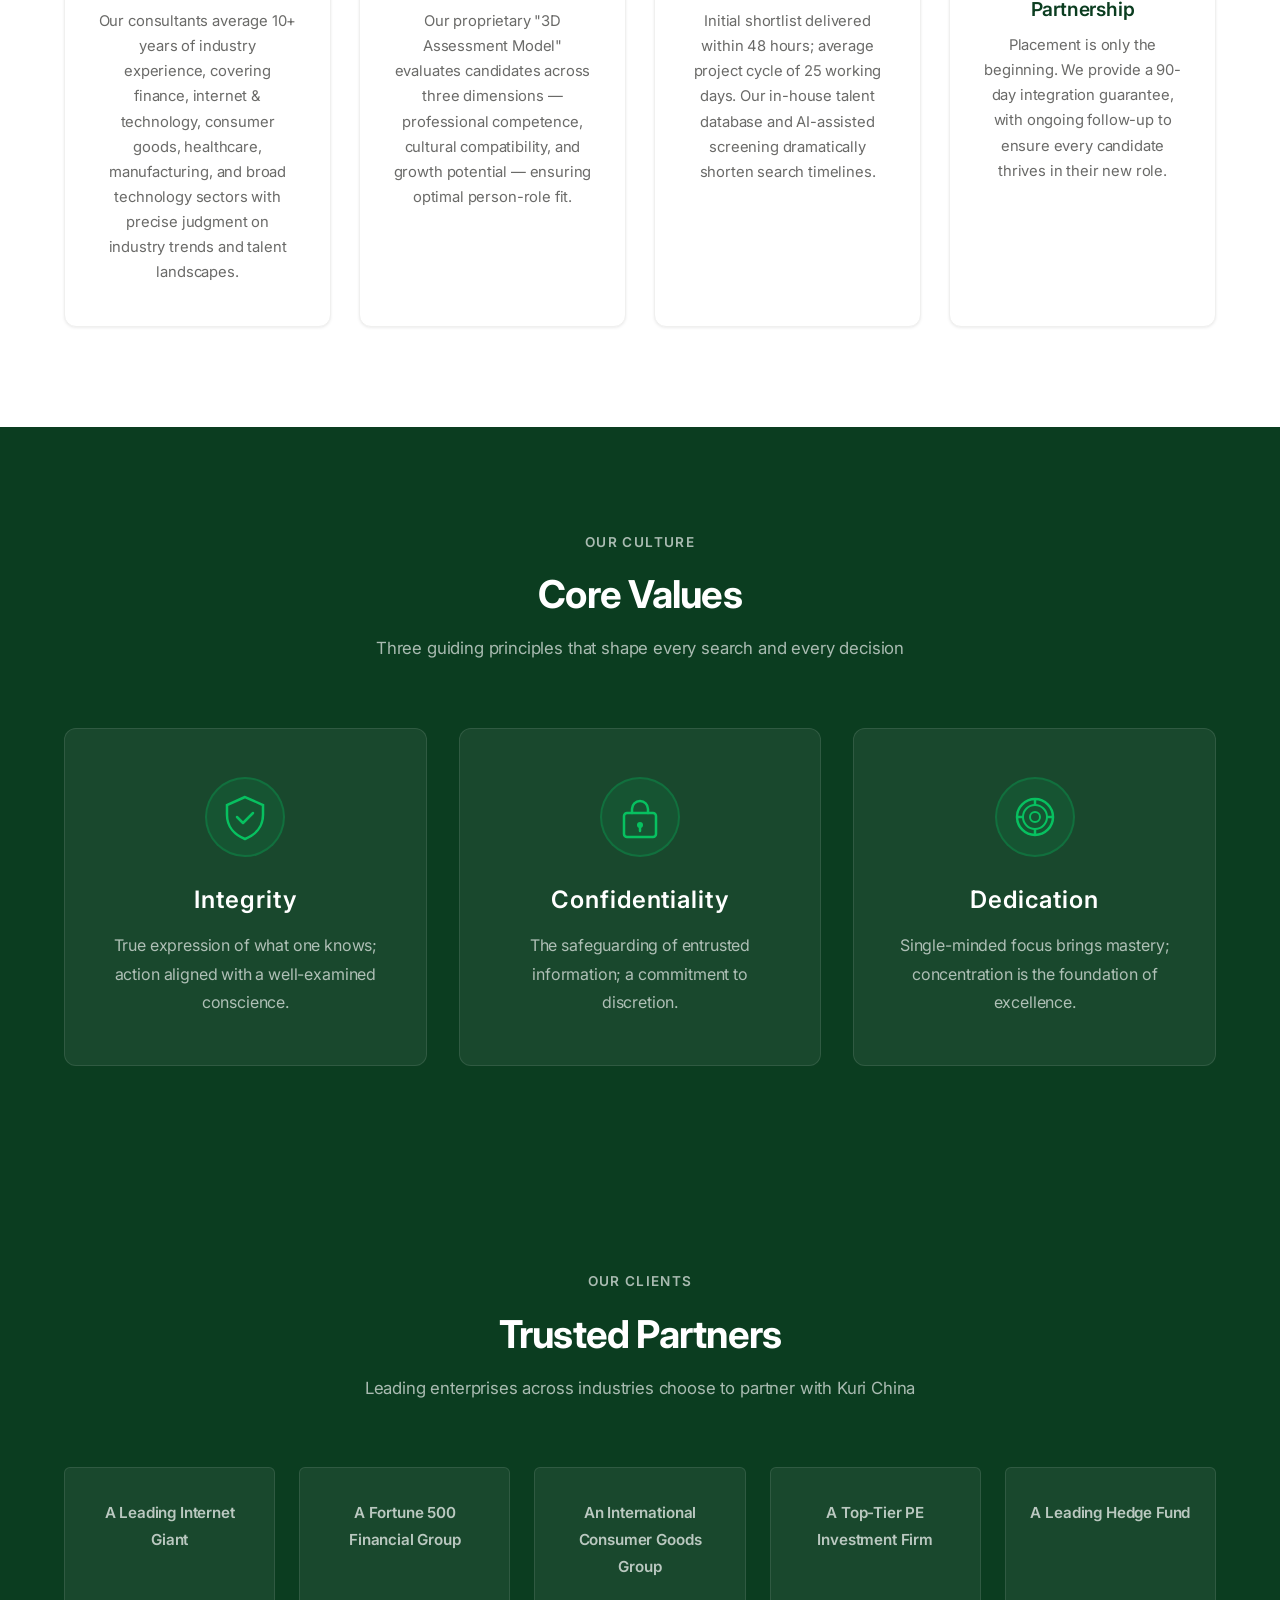
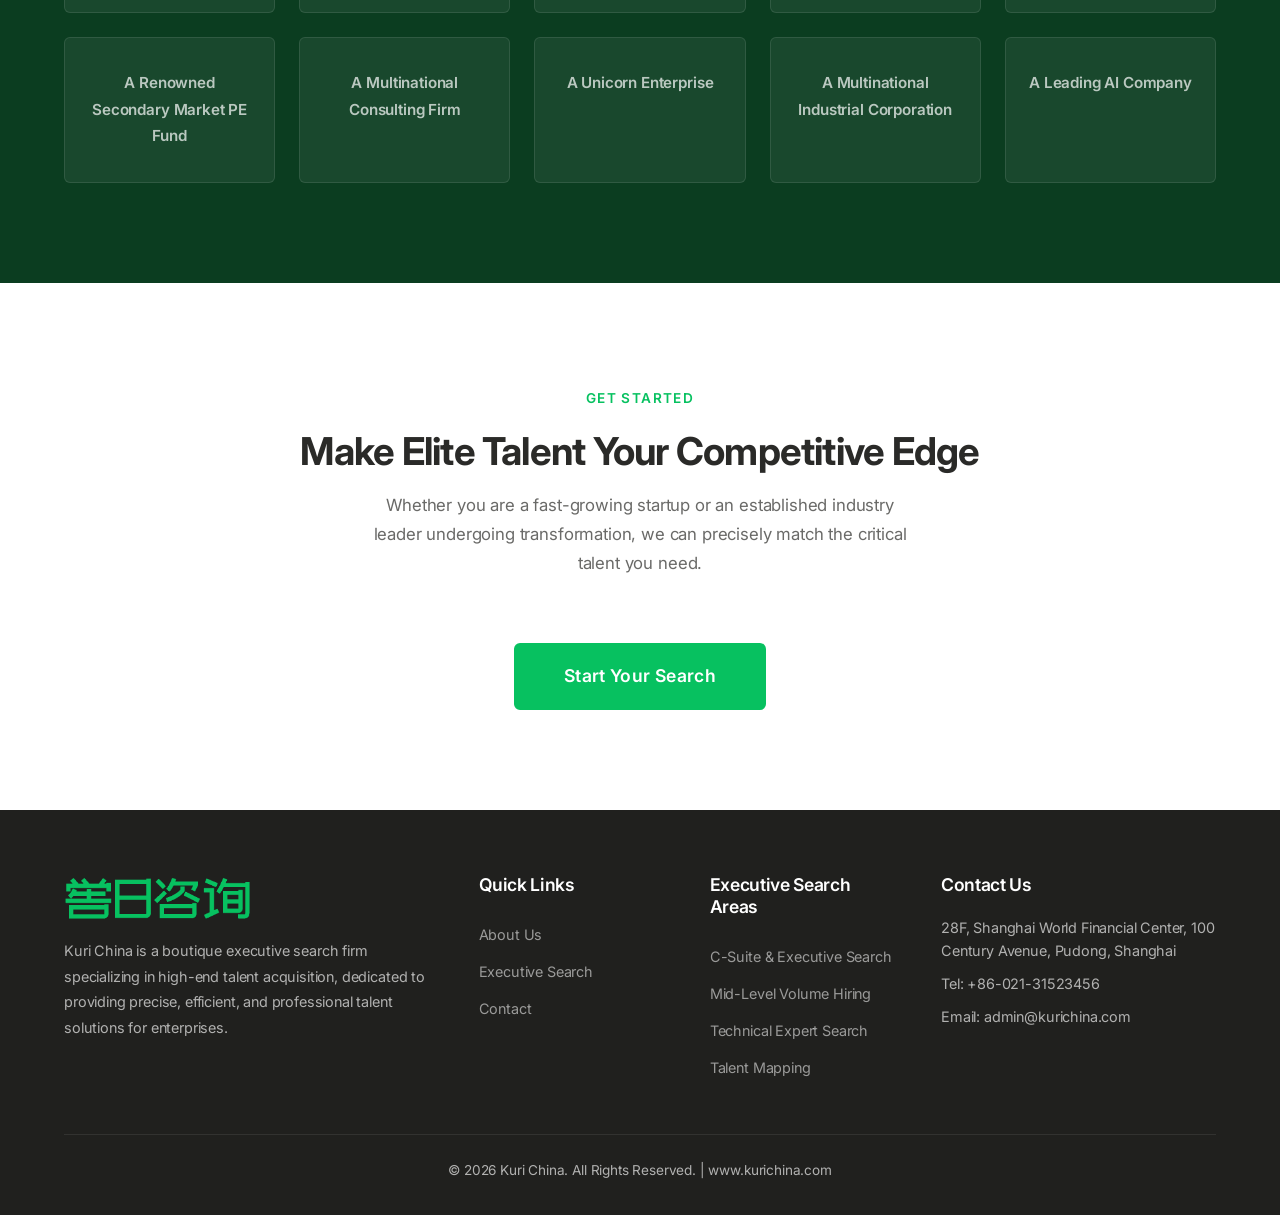
<file: index-en.html>
﻿<!DOCTYPE html>
<html lang="en">
<head>
  <meta charset="UTF-8">
  <meta name="viewport" content="width=device-width, initial-scale=1.0">
  <meta name="description" content="Kuri China — Executive search firm, connecting elite talent with top organizations. Connecting Elite Talent, Powering Business Futures.">
  <title>Kuri China | Executive Search</title>
  <meta name="keywords" content="kurichina,Kuri,Kuri China,executive search,headhunting,talent acquisition,China headhunter">
  <!-- Open Graph -->
  <meta property="og:title" content="Kuri China | Executive Search">
  <meta property="og:description" content="Kuri China — Executive search firm, connecting elite talent with top organizations. Connecting Elite Talent, Powering Business Futures.">
  <meta property="og:image" content="https://www.kurichina.com/images/logo.png">
  <meta property="og:url" content="https://www.kurichina.com/index-en.html">
  <meta property="og:type" content="website">
  <link rel="canonical" href="https://www.kurichina.com/index-en.html">
  <link rel="stylesheet" href="css/style.css">
</head>
<body>

<!-- Navbar -->
<nav class="navbar">
  <div class="container">
    <a href="index-en.html" class="logo"><img src="images/logo.png" alt="Kuri China" class="logo-img"></a>
    <button class="hamburger" aria-label="Menu">
      <span></span><span></span><span></span>
    </button>
    <div class="nav-links">
      <a href="index-en.html" class="active">Company Profile</a>
      <a href="about-en.html">About Us</a>
      <a href="services-en.html">Executive Search</a>
      <a href="contact-en.html">Contact</a>
      <span class="lang-switch">
        <a href="index.html">中文</a>
        <span class="lang-divider">|</span>
        <a href="index-en.html" class="active">English</a>
      </span>
    </div>
  </div>
</nav>

<!-- Hero Section -->
<section class="hero">
  <div class="container">
    <div class="hero-content">
      <h1>Connecting <span>Elite Talent</span><br>Powering Business Futures</h1>
      <p class="hero-desc">
        Kuri China is dedicated to providing executive search services for enterprises. With over a decade of deep market presence in China, we combine profound industry insight with an extensive talent network to help organizations precisely match exceptional candidates for critical roles and achieve their strategic goals.
      </p>
      <div class="hero-buttons">
        <a href="services-en.html" class="btn btn-primary">Explore Executive Search</a>
      </div>
    </div>
  </div>
</section>

<!-- Stats Section -->
<section class="stats">
  <div class="container">
    <div class="stat-item fade-in">
      <div class="stat-number" data-target="1500" data-suffix="+">0</div>
      <div class="stat-label">Successful Placements</div>
    </div>
    <div class="stat-item fade-in">
      <div class="stat-number" data-target="100" data-suffix="+">0</div>
      <div class="stat-label">Partner Enterprises</div>
    </div>
    <div class="stat-item fade-in">
      <div class="stat-number" data-target="6" data-suffix="">0</div>
      <div class="stat-label">Industries Covered</div>
    </div>
    <div class="stat-item fade-in">
      <div class="stat-number" data-target="10" data-suffix="+">0</div>
      <div class="stat-label">Years of Experience</div>
    </div>
    </div>
</section>

<!-- Service Advantages -->
<section class="section">
  <div class="container">
    <div class="section-header fade-in">
      <p class="section-tag">Our Advantages</p>
      <h2>Why Partner with Kuri China</h2>
      <p>Four core strengths ensure every search exceeds your expectations</p>
    </div>
    <div class="cards-grid">
      <div class="card fade-in">
        <div class="card-icon"><img src="images/advantages/industry-expertise.svg" alt="Industry Expertise"></div><h3>Industry Expertise</h3>
        <p>Our consultants average 10+ years of industry experience, covering finance, internet &amp; technology, consumer goods, healthcare, manufacturing, and broad technology sectors with precise judgment on industry trends and talent landscapes.</p>
      </div>
      <div class="card fade-in">
        <div class="card-icon"><img src="images/advantages/precision-matching.svg" alt="Precision Matching"></div>
        <h3>Precision Matching</h3>
        <p>Our proprietary "3D Assessment Model" evaluates candidates across three dimensions — professional competence, cultural compatibility, and growth potential — ensuring optimal person-role fit.</p>
      </div>
      <div class="card fade-in">
        <div class="card-icon"><img src="images/advantages/rapid-response.svg" alt="Rapid Response"></div>
        <h3>Rapid Response</h3>
        <p>Initial shortlist delivered within 48 hours; average project cycle of 25 working days. Our in-house talent database and AI-assisted screening dramatically shorten search timelines.</p>
      </div>
      <div class="card fade-in">
        <div class="card-icon"><img src="images/advantages/long-term-partnership.svg" alt="Long-Term Partnership"></div><h3>Long-Term Partnership</h3>
        <p>Placement is only the beginning. We provide a 90-day integration guarantee, with ongoing follow-up to ensure every candidate thrives in their new role.</p>
      </div>
    </div>
  </div>
</section>

<!-- Culture Section -->
<section class="section section-dark">
  <div class="container">
    <div class="section-header fade-in">
      <p class="section-tag">Our Culture</p>
      <h2>Core Values</h2>
      <p>Three guiding principles that shape every search and every decision</p>
    </div>
    <div class="culture-grid">
      <div class="culture-card fade-in">
        <div class="culture-icon">
          <svg width="48" height="48" viewBox="0 0 48 48" fill="none" xmlns="http://www.w3.org/2000/svg">
            <path d="M24 4L6 12V22C6 34 14 42 24 46C34 42 42 34 42 22V12L24 4Z" stroke="#07C160" stroke-width="2.5" fill="none"/>
            <path d="M16 24L22 30L32 20" stroke="#07C160" stroke-width="2.5" stroke-linecap="round" stroke-linejoin="round"/>
          </svg>
        </div>
        <h3>Integrity</h3>
        <p>True expression of what one knows; action aligned with a well-examined conscience.</p>
      </div>
      <div class="culture-card fade-in">
        <div class="culture-icon">
          <svg width="48" height="48" viewBox="0 0 48 48" fill="none" xmlns="http://www.w3.org/2000/svg">
            <rect x="8" y="20" width="32" height="24" rx="3" stroke="#07C160" stroke-width="2.5" fill="none"/>
            <path d="M16 20V16C16 11.58 19.58 8 24 8C28.42 8 32 11.58 32 16V20" stroke="#07C160" stroke-width="2.5" stroke-linecap="round"/>
            <circle cx="24" cy="32" r="3" fill="#07C160"/>
            <path d="M24 34V38" stroke="#07C160" stroke-width="2.5" stroke-linecap="round"/>
          </svg>
        </div>
        <h3>Confidentiality</h3>
        <p>The safeguarding of entrusted information; a commitment to discretion.</p>
      </div>
      <div class="culture-card fade-in">
        <div class="culture-icon">
          <svg width="48" height="48" viewBox="0 0 48 48" fill="none" xmlns="http://www.w3.org/2000/svg">
            <circle cx="24" cy="24" r="18" stroke="#07C160" stroke-width="2.5" fill="none"/>
            <circle cx="24" cy="24" r="12" stroke="#07C160" stroke-width="2" fill="none"/>
            <circle cx="24" cy="24" r="5" stroke="#07C160" stroke-width="2" fill="none"/>
            <line x1="24" y1="6" x2="24" y2="12" stroke="#07C160" stroke-width="2.5"/>
            <line x1="24" y1="36" x2="24" y2="42" stroke="#07C160" stroke-width="2.5"/>
            <line x1="6" y1="24" x2="12" y2="24" stroke="#07C160" stroke-width="2.5"/>
            <line x1="36" y1="24" x2="42" y2="24" stroke="#07C160" stroke-width="2.5"/>
          </svg>
        </div>
        <h3>Dedication</h3>
        <p>Single-minded focus brings mastery; concentration is the foundation of excellence.</p>
      </div>
    </div>
  </div>
</section>

<!-- Clients Section -->
<section class="section section-dark">
  <div class="container">
    <div class="section-header fade-in">
      <p class="section-tag">Our Clients</p>
      <h2>Trusted Partners</h2>
      <p>Leading enterprises across industries choose to partner with Kuri China</p>
    </div>
    <div class="clients-grid">
      <div class="client-item fade-in">A Leading Internet Giant</div>
      <div class="client-item fade-in">A Fortune 500 Financial Group</div>
      <div class="client-item fade-in">An International Consumer Goods Group</div>
      <div class="client-item fade-in">A Top-Tier PE Investment Firm</div>
      <div class="client-item fade-in">A Leading Hedge Fund</div>
      <div class="client-item fade-in">A Renowned Secondary Market PE Fund</div>
      <div class="client-item fade-in">A Multinational Consulting Firm</div>
      <div class="client-item fade-in">A Unicorn Enterprise</div>
      <div class="client-item fade-in">A Multinational Industrial Corporation</div>
      <div class="client-item fade-in">A Leading AI Company</div>
    </div>
  </div>
</section>

<!-- CTA Section -->
<section class="section">
  <div class="container" style="text-align:center;">
    <div class="section-header fade-in">
      <p class="section-tag">Get Started</p>
      <h2>Make Elite Talent Your Competitive Edge</h2>
      <p>Whether you are a fast-growing startup or an established industry leader undergoing transformation, we can precisely match the critical talent you need.</p>
    </div>
    <a href="contact-en.html" class="btn btn-primary fade-in" style="font-size:1.1rem; padding:16px 48px;">Start Your Search</a>
  </div>
</section>

<!-- Footer -->
<footer class="footer">
  <div class="container">
    <div class="footer-grid">
      <div class="footer-about">
        <div class="logo"><img src="images/logo.png" alt="Kuri China" class="logo-img"></div>
        <p>Kuri China is a boutique executive search firm specializing in high-end talent acquisition, dedicated to providing precise, efficient, and professional talent solutions for enterprises.</p>
      </div>
      <div class="footer-links">
        <h4>Quick Links</h4>
        <a href="about-en.html">About Us</a>
        <a href="services-en.html">Executive Search</a>
        <a href="contact-en.html">Contact</a>
      </div>
      <div class="footer-links">
        <h4>Executive Search Areas</h4>
        <a href="services-en.html">C-Suite &amp; Executive Search</a>
        <a href="services-en.html">Mid-Level Volume Hiring</a>
        <a href="services-en.html">Technical Expert Search</a>
        <a href="services-en.html">Talent Mapping</a>
      </div>
      <div class="footer-contact">
        <h4>Contact Us</h4>
        <p>28F, Shanghai World Financial Center, 100 Century Avenue, Pudong, Shanghai</p>
        <p>Tel: +86-021-31523456</p>
        <p>Email: admin@kurichina.com</p>
      </div>
    </div>
    <div class="footer-bottom">
      <p>&copy; 2026 Kuri China. All Rights Reserved. | www.kurichina.com</p>
    </div>
  </div>
</footer>

<script src="js/main.js"></script>
</body>
</html>
</file>
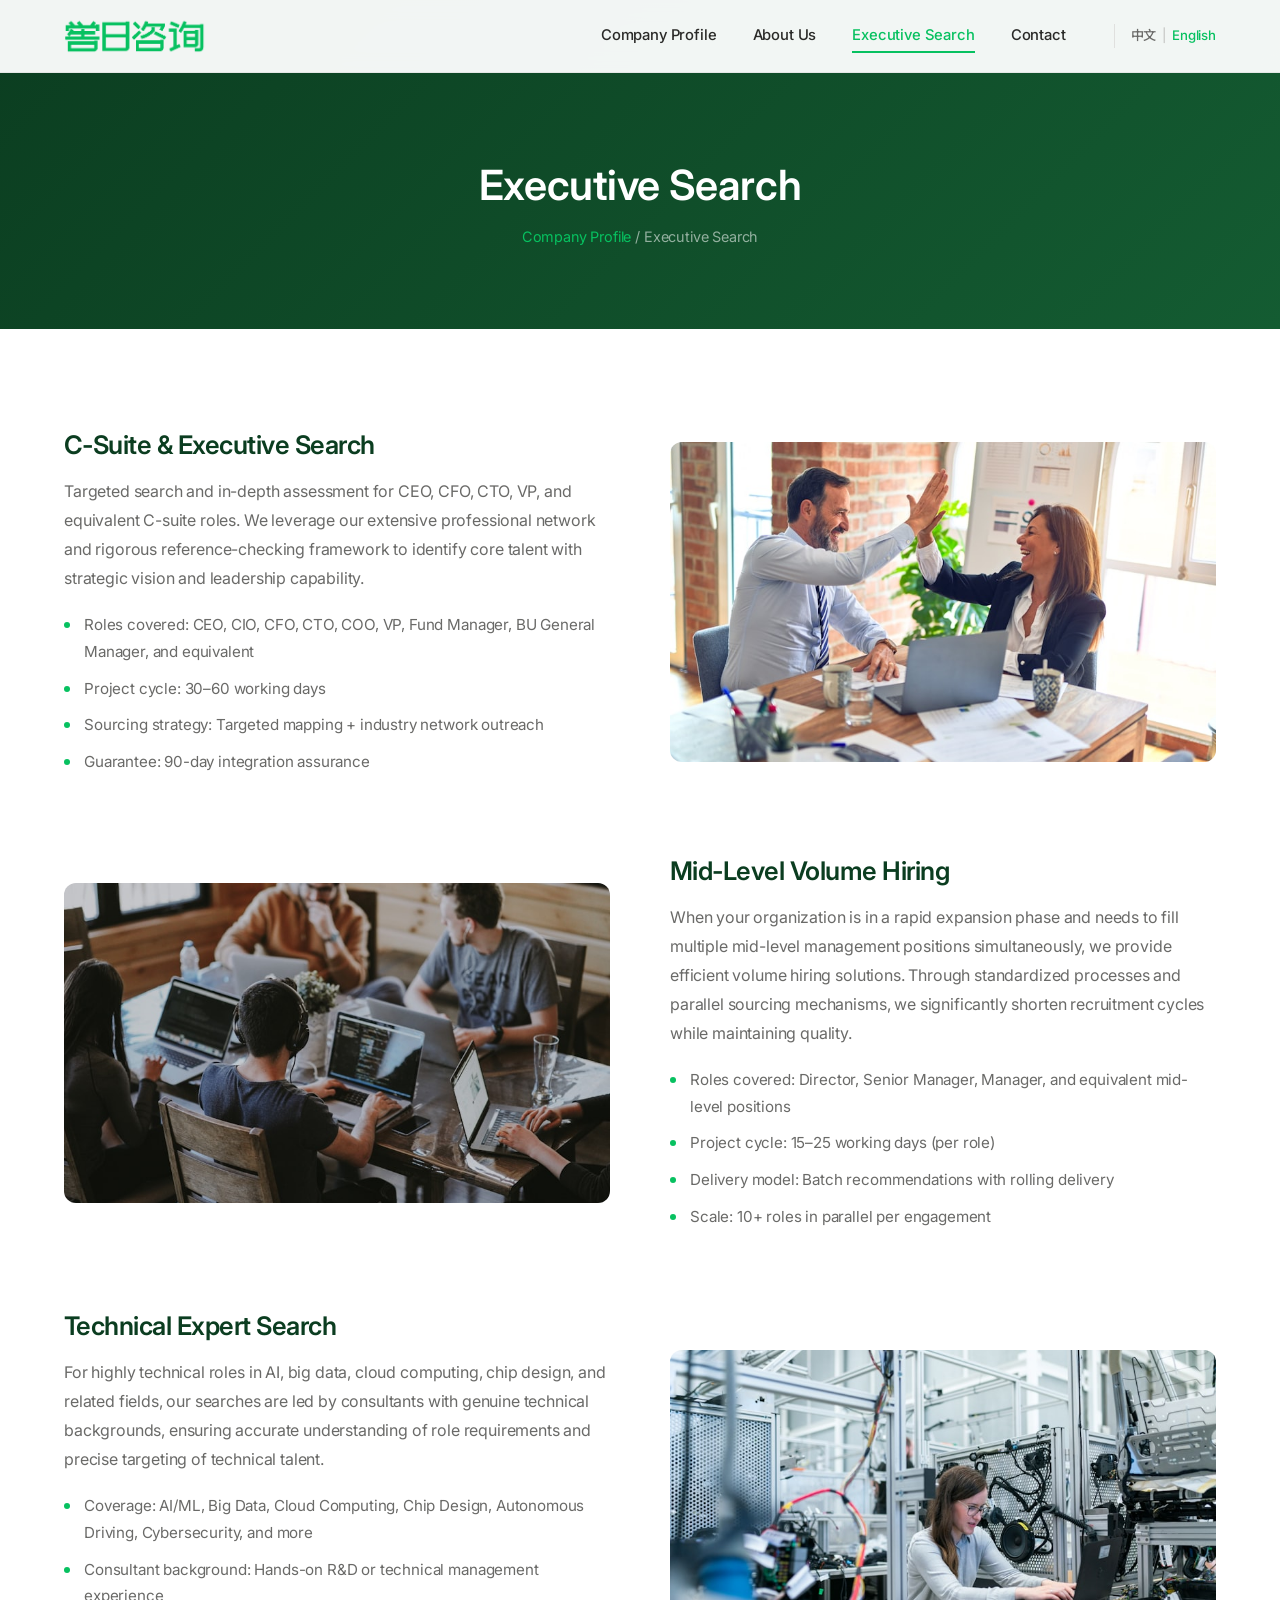
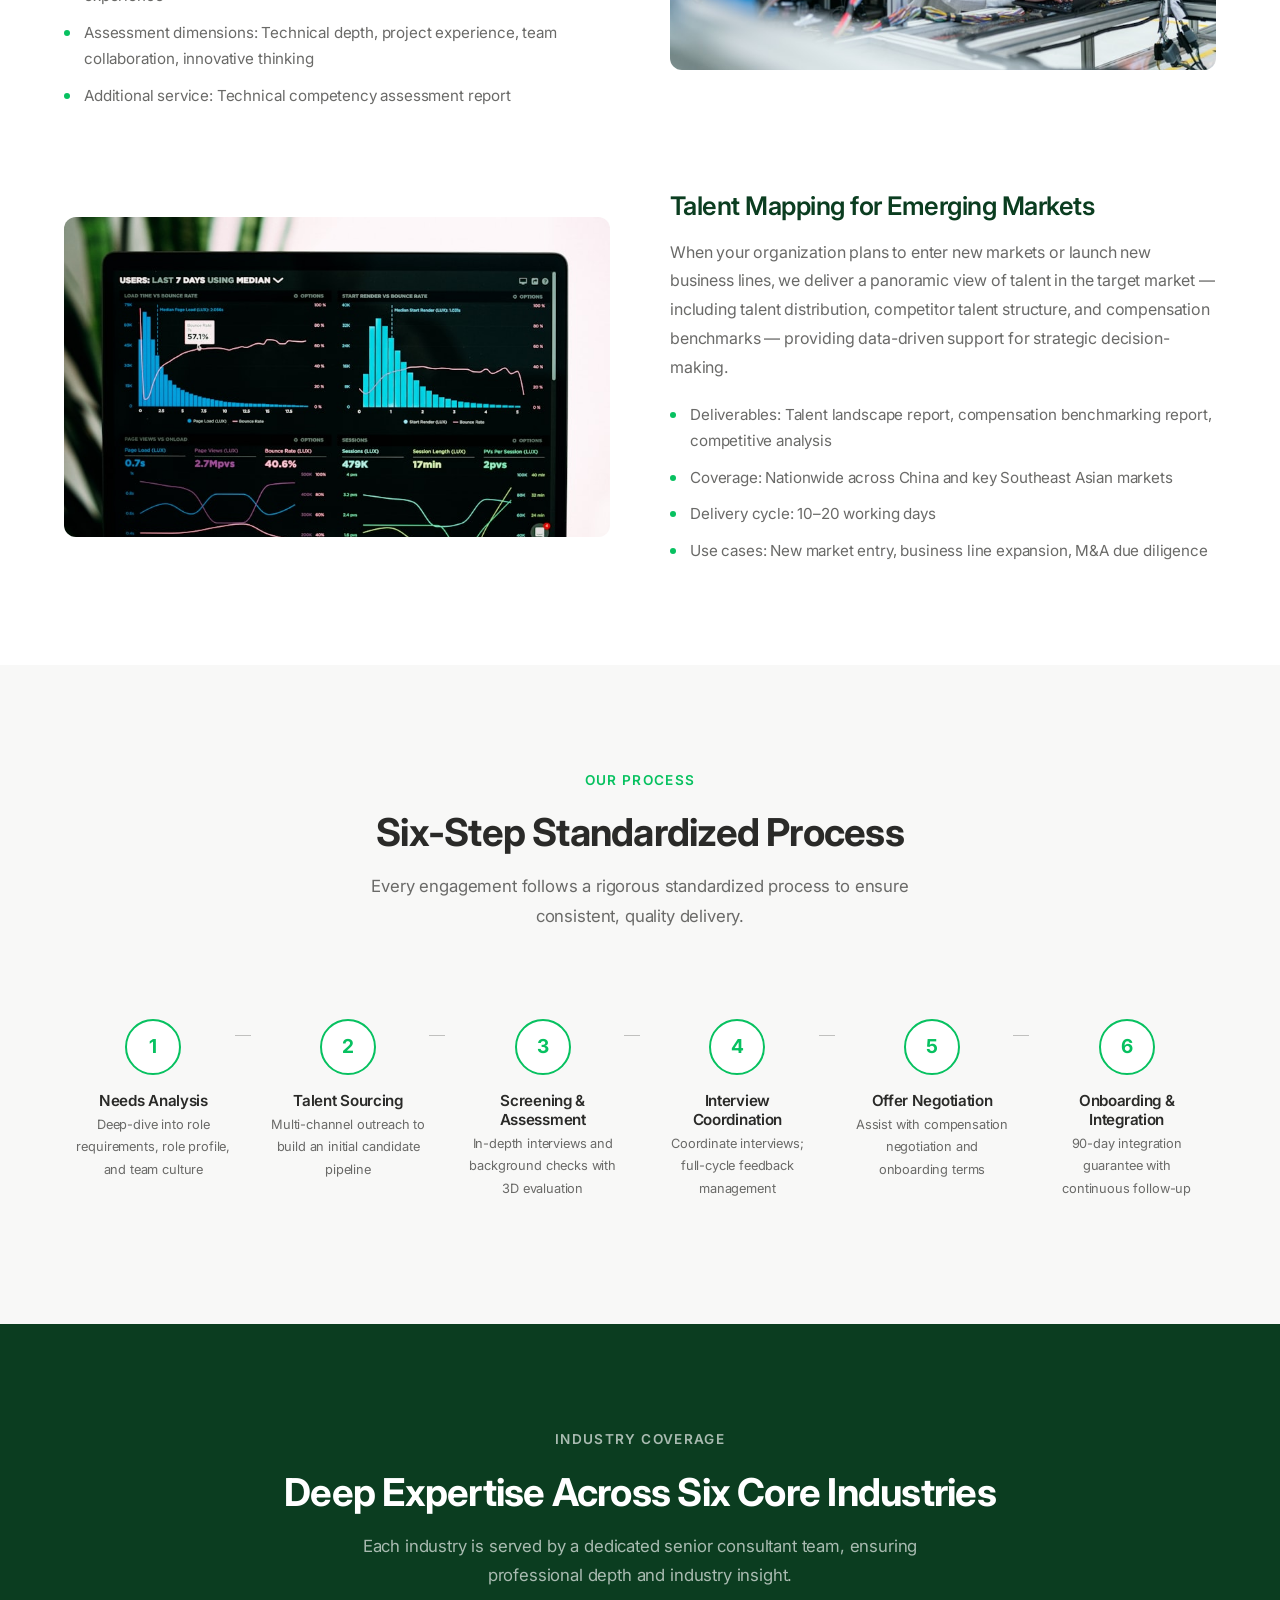
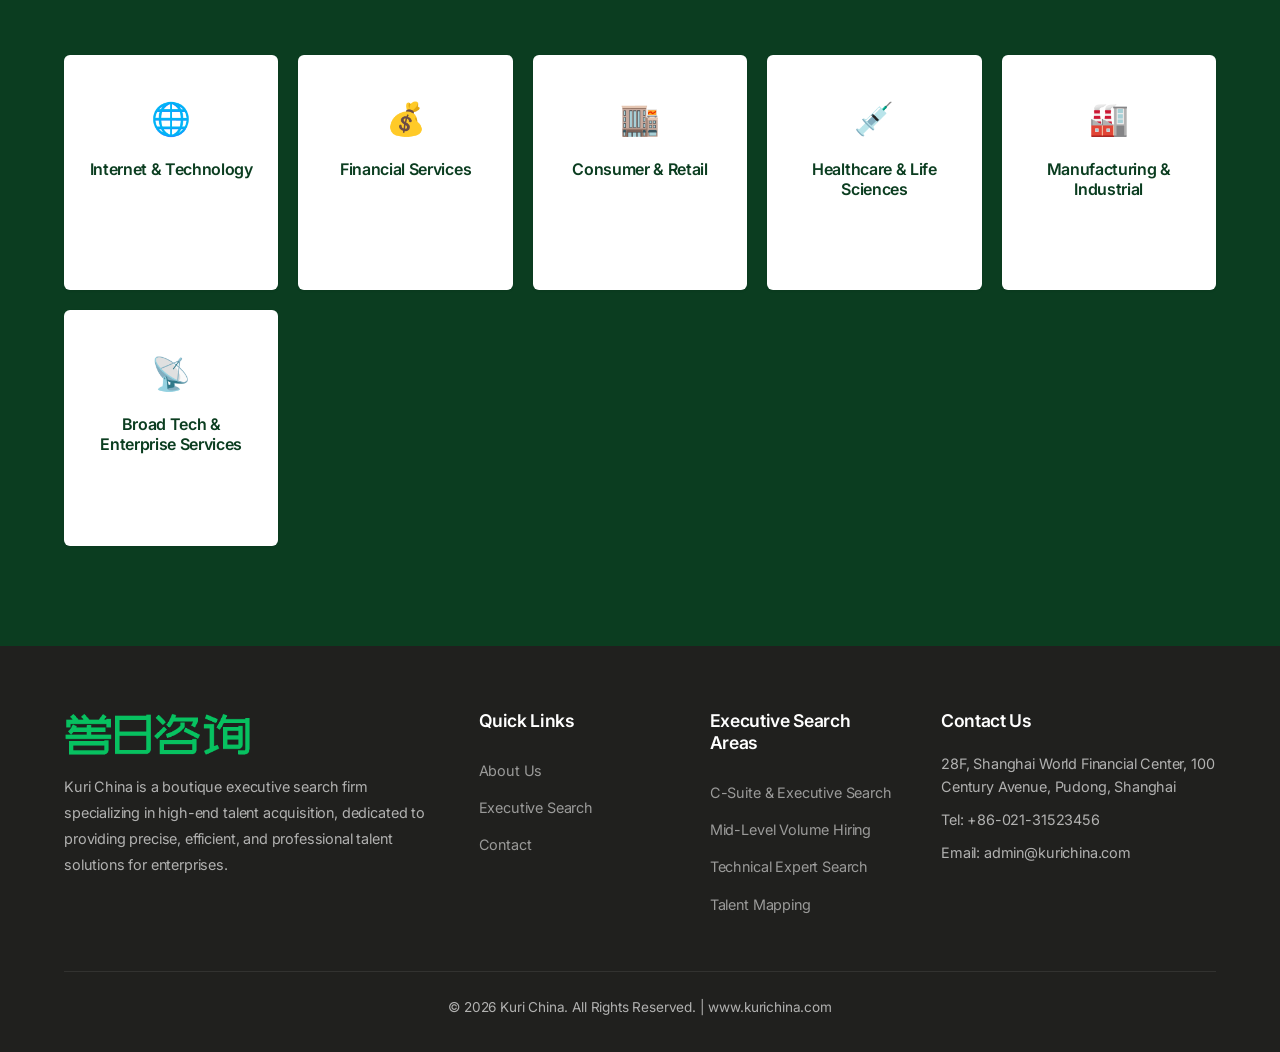
<file: services-en.html>
﻿<!DOCTYPE html>
<html lang="en">
<head>
  <meta charset="UTF-8">
  <meta name="viewport" content="width=device-width, initial-scale=1.0">
  <meta name="description" content="Kuri China — Executive search services. C-Suite & Executive Search, Mid-Level Volume Hiring, Technical Expert Search, Talent Mapping across Internet, Finance, Consumer, Healthcare, and more.">
  <title>Executive Search | Kuri China</title>
  <meta name="keywords" content="kurichina,Kuri,Kuri China,executive search,C-Suite search,volume hiring,technical expert search,talent mapping,headhunting">
  <!-- Open Graph -->
  <meta property="og:title" content="Executive Search | Kuri China">
  <meta property="og:description" content="Kuri China — Executive search services. C-Suite & Executive Search, Mid-Level Volume Hiring, Technical Expert Search, Talent Mapping across Internet, Finance, Consumer, Healthcare, and more.">
  <meta property="og:image" content="https://www.kurichina.com/images/logo.png">
  <meta property="og:url" content="https://www.kurichina.com/services-en.html">
  <meta property="og:type" content="website">
  <link rel="canonical" href="https://www.kurichina.com/services-en.html">
  <link rel="stylesheet" href="css/style.css">
</head>
<body>

<!-- Navbar -->
<nav class="navbar">
  <div class="container">
    <a href="index-en.html" class="logo"><img src="images/logo.png" alt="Kuri China" class="logo-img"></a>
    <button class="hamburger" aria-label="Menu">
      <span></span><span></span><span></span>
    </button>
    <div class="nav-links">
      <a href="index-en.html">Company Profile</a>
      <a href="about-en.html">About Us</a>
      <a href="services-en.html" class="active">Executive Search</a>
      <a href="contact-en.html">Contact</a>
      <span class="lang-switch">
        <a href="services.html">中文</a>
        <span class="lang-divider">|</span>
        <a href="services-en.html" class="active">English</a>
      </span>
    </div>
  </div>
</nav>

<!-- Page Hero -->
<section class="page-hero">
  <div class="container">
    <h1>Executive Search</h1>
    <p class="breadcrumb"><a href="index-en.html">Company Profile</a> / Executive Search</p>
  </div>
</section>

<!-- Service Details -->
<section class="section">
  <div class="container">

    <!-- C-Suite & Executive Search -->
    <div class="service-detail fade-in">
      <div class="service-detail-text">
        <h3>C-Suite &amp; Executive Search</h3>
        <p>Targeted search and in-depth assessment for CEO, CFO, CTO, VP, and equivalent C-suite roles. We leverage our extensive professional network and rigorous reference-checking framework to identify core talent with strategic vision and leadership capability.</p>
        <ul class="features">
          <li>Roles covered: CEO, CIO, CFO, CTO, COO, VP, Fund Manager, BU General Manager, and equivalent</li>
          <li>Project cycle: 30–60 working days</li>
          <li>Sourcing strategy: Targeted mapping + industry network outreach</li>
          <li>Guarantee: 90-day integration assurance</li>
        </ul>
      </div>
      <div class="service-detail-visual"><img src="images/services/executive-search.jpg" alt="C-Suite &amp; Executive Search"></div>
    </div>

    <!-- Mid-Level Volume Hiring -->
    <div class="service-detail reverse fade-in">
      <div class="service-detail-text">
        <h3>Mid-Level Volume Hiring</h3>
        <p>When your organization is in a rapid expansion phase and needs to fill multiple mid-level management positions simultaneously, we provide efficient volume hiring solutions. Through standardized processes and parallel sourcing mechanisms, we significantly shorten recruitment cycles while maintaining quality.</p>
        <ul class="features">
          <li>Roles covered: Director, Senior Manager, Manager, and equivalent mid-level positions</li>
          <li>Project cycle: 15–25 working days (per role)</li>
          <li>Delivery model: Batch recommendations with rolling delivery</li>
          <li>Scale: 10+ roles in parallel per engagement</li>
        </ul>
      </div>
      <div class="service-detail-visual"><img src="images/services/volume-hiring.jpg" alt="Mid-Level Volume Hiring"></div>
    </div>

    <!-- Technical Expert Search -->
    <div class="service-detail fade-in">
      <div class="service-detail-text">
        <h3>Technical Expert Search</h3>
        <p>For highly technical roles in AI, big data, cloud computing, chip design, and related fields, our searches are led by consultants with genuine technical backgrounds, ensuring accurate understanding of role requirements and precise targeting of technical talent.</p>
        <ul class="features">
          <li>Coverage: AI/ML, Big Data, Cloud Computing, Chip Design, Autonomous Driving, Cybersecurity, and more</li>
          <li>Consultant background: Hands-on R&amp;D or technical management experience</li>
          <li>Assessment dimensions: Technical depth, project experience, team collaboration, innovative thinking</li>
          <li>Additional service: Technical competency assessment report</li>
        </ul>
      </div>
      <div class="service-detail-visual"><img src="images/services/tech-expert.jpg" alt="Technical Expert Search"></div>
    </div>

    <!-- Talent Mapping -->
    <div class="service-detail reverse fade-in">
      <div class="service-detail-text">
        <h3>Talent Mapping for Emerging Markets</h3>
        <p>When your organization plans to enter new markets or launch new business lines, we deliver a panoramic view of talent in the target market — including talent distribution, competitor talent structure, and compensation benchmarks — providing data-driven support for strategic decision-making.</p>
        <ul class="features">
          <li>Deliverables: Talent landscape report, compensation benchmarking report, competitive analysis</li>
          <li>Coverage: Nationwide across China and key Southeast Asian markets</li>
          <li>Delivery cycle: 10–20 working days</li>
          <li>Use cases: New market entry, business line expansion, M&amp;A due diligence</li>
        </ul>
      </div>
      <div class="service-detail-visual"><img src="images/services/talent-mapping.jpg" alt="Talent Mapping"></div>
    </div>

  </div>
</section>

<!-- Process -->
<section class="section section-gray">
  <div class="container">
    <div class="section-header fade-in">
      <p class="section-tag">Our Process</p>
      <h2>Six-Step Standardized Process</h2>
      <p>Every engagement follows a rigorous standardized process to ensure consistent, quality delivery.</p>
    </div>
    <div class="process-steps">
      <div class="process-step fade-in">
        <div class="step-circle">1</div>
        <h4>Needs Analysis</h4>
        <p>Deep-dive into role requirements, role profile, and team culture</p>
      </div>
      <div class="process-step fade-in">
        <div class="step-circle">2</div>
        <h4>Talent Sourcing</h4>
        <p>Multi-channel outreach to build an initial candidate pipeline</p>
      </div>
      <div class="process-step fade-in">
        <div class="step-circle">3</div>
        <h4>Screening &amp; Assessment</h4>
        <p>In-depth interviews and background checks with 3D evaluation</p>
      </div>
      <div class="process-step fade-in">
        <div class="step-circle">4</div>
        <h4>Interview Coordination</h4>
        <p>Coordinate interviews; full-cycle feedback management</p>
      </div>
      <div class="process-step fade-in">
        <div class="step-circle">5</div>
        <h4>Offer Negotiation</h4>
        <p>Assist with compensation negotiation and onboarding terms</p>
      </div>
      <div class="process-step fade-in">
        <div class="step-circle">6</div>
        <h4>Onboarding &amp; Integration</h4>
        <p>90-day integration guarantee with continuous follow-up</p>
      </div>
    </div>
  </div>
</section>

<!-- Industries -->
<section class="section section-dark">
  <div class="container">
    <div class="section-header fade-in">
      <p class="section-tag">Industry Coverage</p>
      <h2>Deep Expertise Across Six Core Industries</h2>
      <p>Each industry is served by a dedicated senior consultant team, ensuring professional depth and industry insight.</p>
    </div>
    <div class="industry-grid">
      <div class="industry-item fade-in">
        <div class="icon">&#x1f310;</div>
        <h4>Internet &amp; Technology</h4>
        <p style="color:rgba(255,255,255,0.5);font-size:0.85rem;margin-top:8px;">AI, Cloud, E-commerce, Enterprise SaaS</p>
      </div>
      <div class="industry-item fade-in">
        <div class="icon">&#x1f4b0;</div>
        <h4>Financial Services</h4>
        <p style="color:rgba(255,255,255,0.5);font-size:0.85rem;margin-top:8px;">Banking, Securities, Insurance, Private Equity</p>
      </div>
      <div class="industry-item fade-in">
        <div class="icon">&#x1f3ec;</div>
        <h4>Consumer &amp; Retail</h4>
        <p style="color:rgba(255,255,255,0.5);font-size:0.85rem;margin-top:8px;">FMCG, Luxury, New Retail, Brand</p>
      </div>
      <div class="industry-item fade-in">
        <div class="icon">&#x1f489;</div>
        <h4>Healthcare &amp; Life Sciences</h4>
        <p style="color:rgba(255,255,255,0.5);font-size:0.85rem;margin-top:8px;">Pharma, Medical Devices, Biotech</p>
      </div>
      <div class="industry-item fade-in">
        <div class="icon">&#x1f3ed;</div>
        <h4>Manufacturing &amp; Industrial</h4>
        <p style="color:rgba(255,255,255,0.5);font-size:0.85rem;margin-top:8px;">Smart Manufacturing, Auto, New Energy</p>
      </div>
      <div class="industry-item fade-in">
        <div class="icon">&#x1f4e1;</div>
        <h4>Broad Tech &amp; Enterprise Services</h4>
        <p style="color:rgba(255,255,255,0.5);font-size:0.85rem;margin-top:8px;">SaaS, Cybersecurity, Semiconductor</p>
      </div>
    </div>
  </div>
</section>

<!-- Footer -->
<footer class="footer">
  <div class="container">
    <div class="footer-grid">
      <div class="footer-about">
        <div class="logo"><img src="images/logo.png" alt="Kuri China" class="logo-img"></div>
        <p>Kuri China is a boutique executive search firm specializing in high-end talent acquisition, dedicated to providing precise, efficient, and professional talent solutions for enterprises.</p>
      </div>
      <div class="footer-links">
        <h4>Quick Links</h4>
        <a href="about-en.html">About Us</a>
        <a href="services-en.html">Executive Search</a>
        <a href="contact-en.html">Contact</a>
      </div>
      <div class="footer-links">
        <h4>Executive Search Areas</h4>
        <a href="services-en.html">C-Suite &amp; Executive Search</a>
        <a href="services-en.html">Mid-Level Volume Hiring</a>
        <a href="services-en.html">Technical Expert Search</a>
        <a href="services-en.html">Talent Mapping</a>
      </div>
      <div class="footer-contact">
        <h4>Contact Us</h4>
        <p>28F, Shanghai World Financial Center, 100 Century Avenue, Pudong, Shanghai</p>
        <p>Tel: +86-021-31523456</p>
        <p>Email: admin@kurichina.com</p>
      </div>
    </div>
    <div class="footer-bottom">
      <p>&copy; 2026 Kuri China. All Rights Reserved. | www.kurichina.com</p>
    </div>
  </div>
</footer>

<script src="js/main.js"></script>
</body>
</html>
</file>
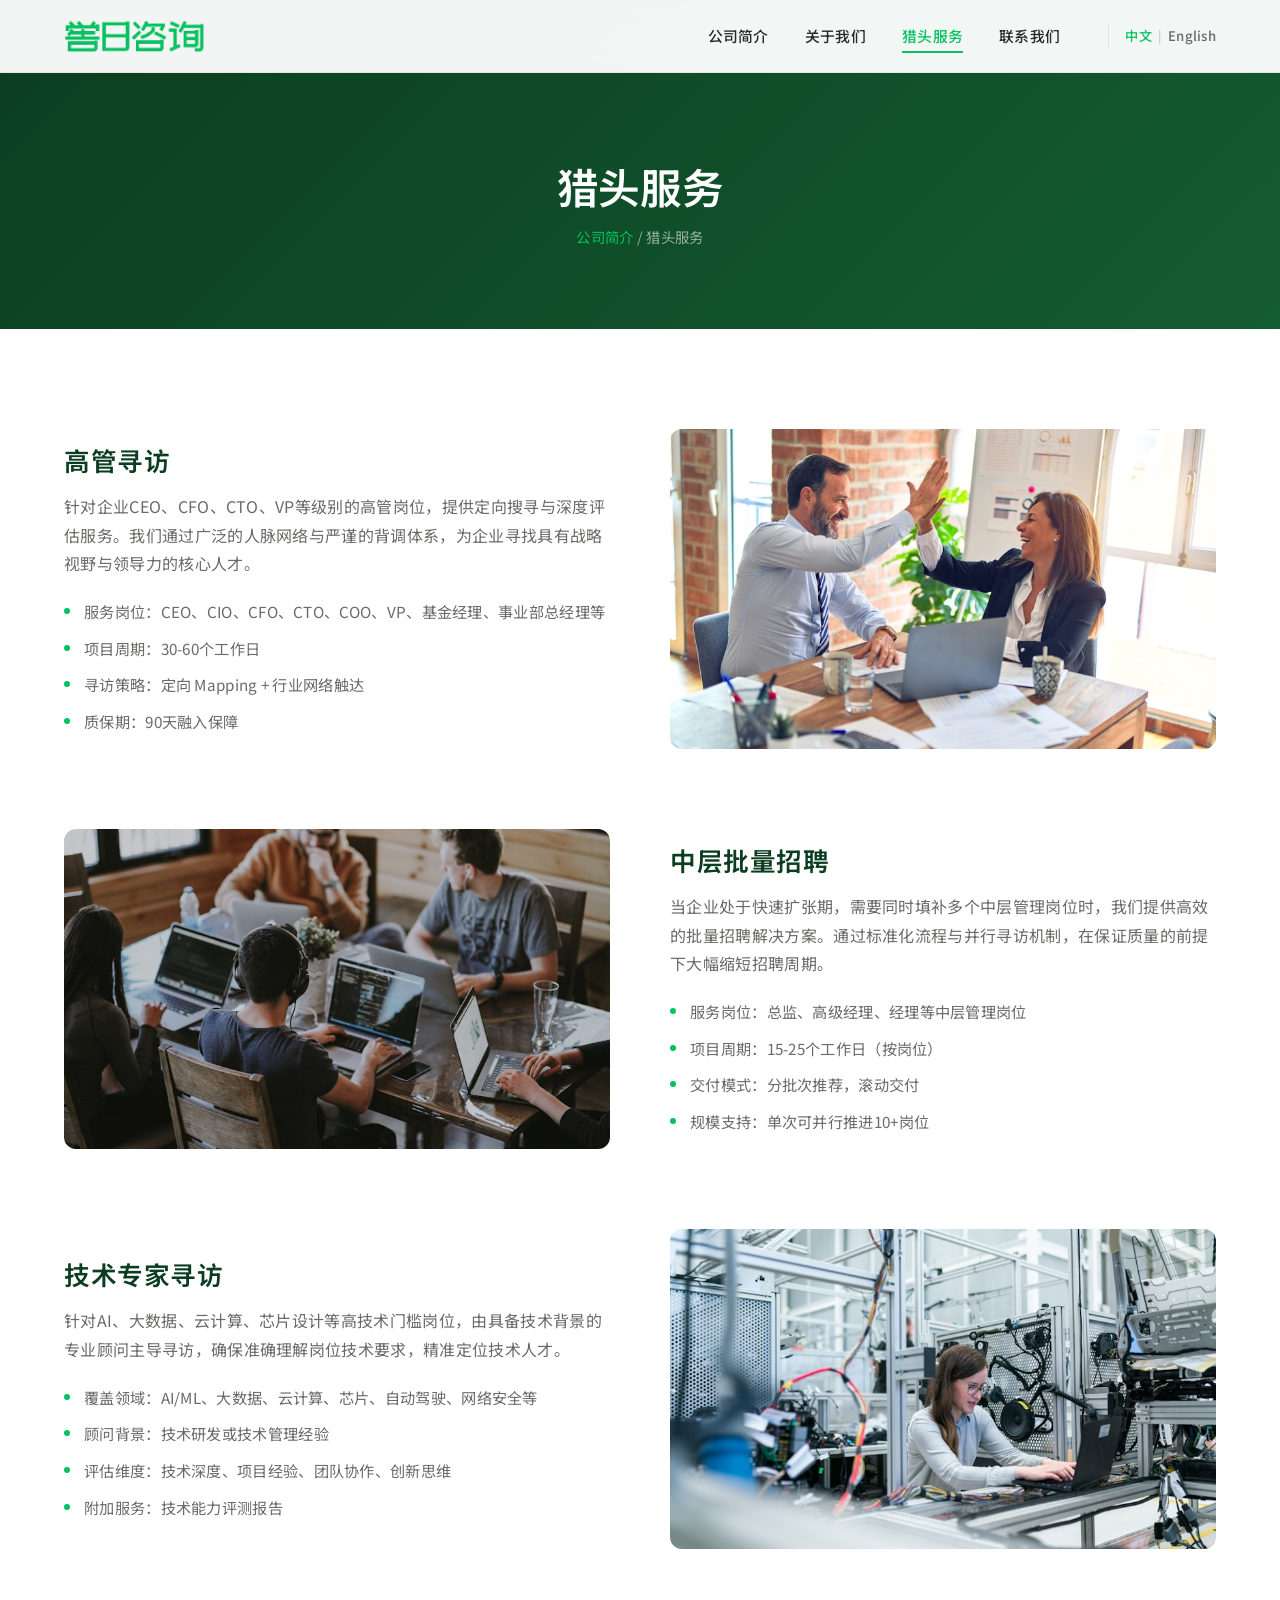
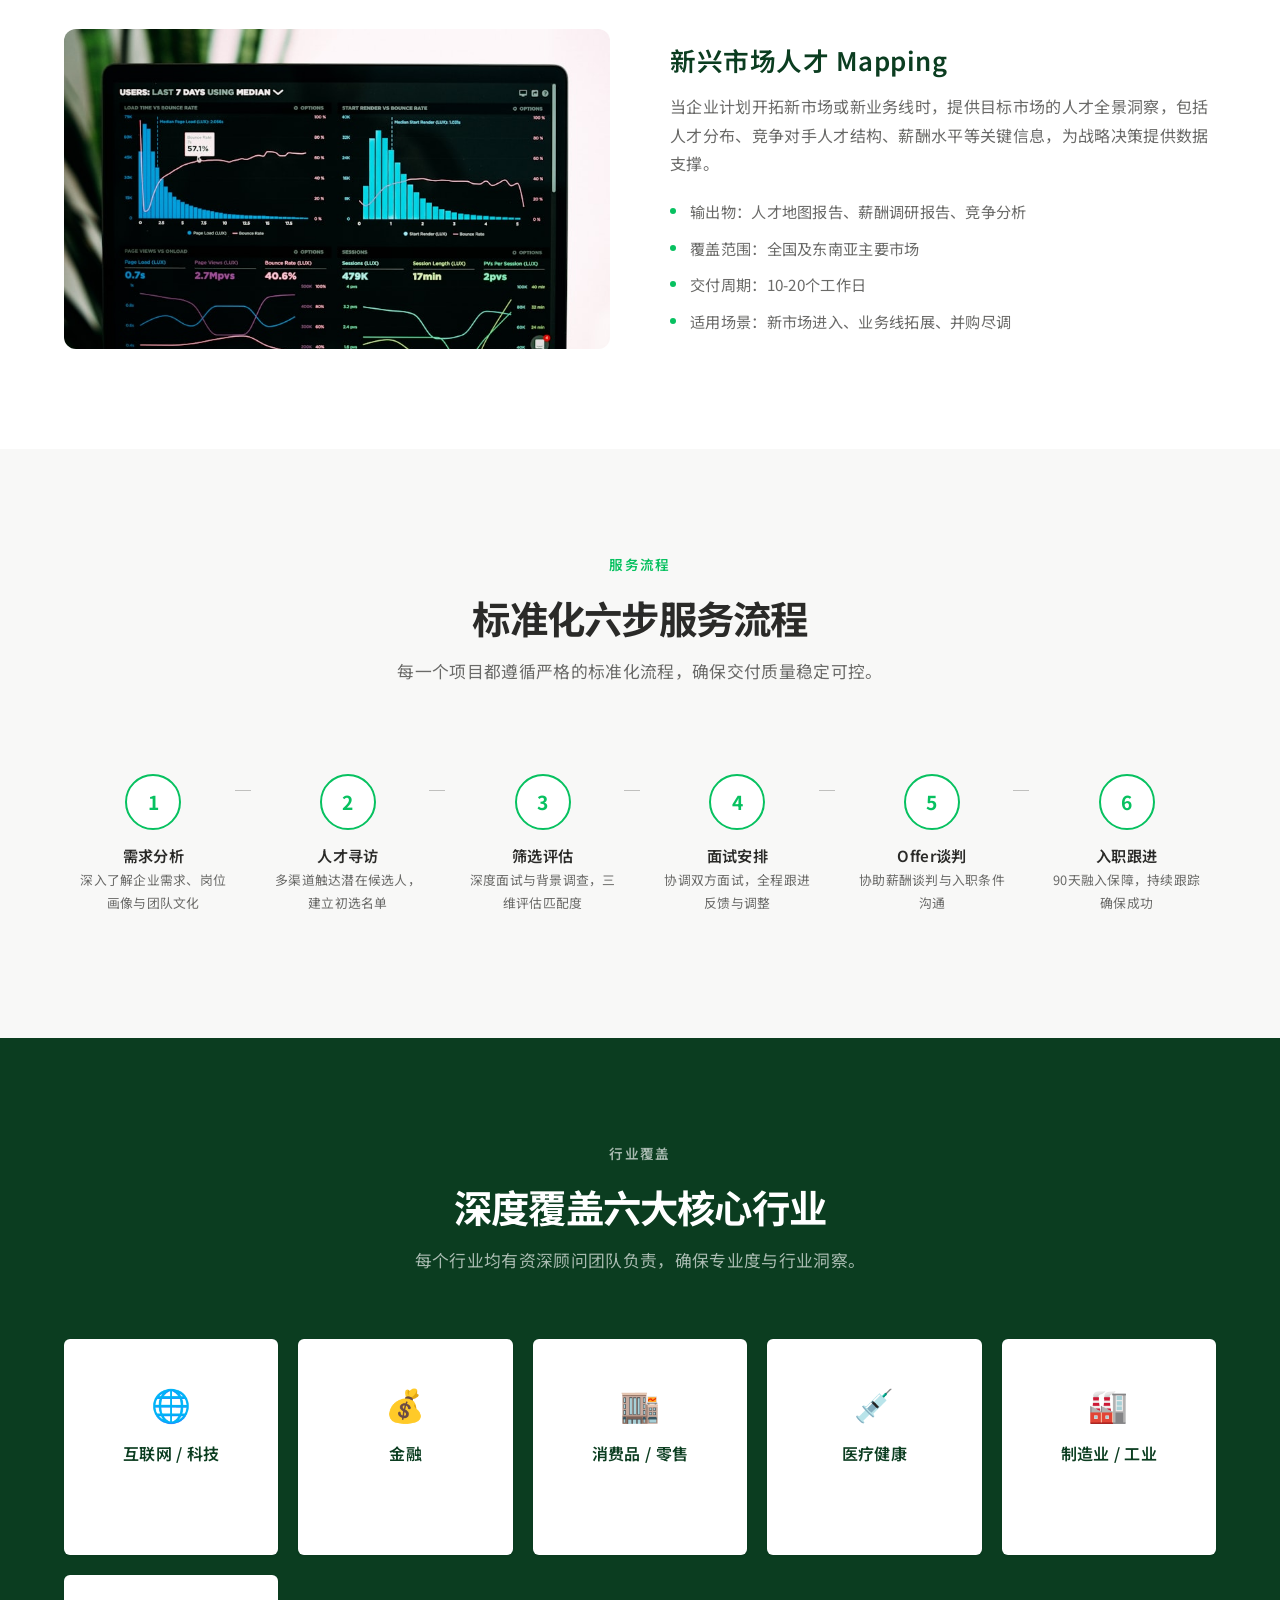
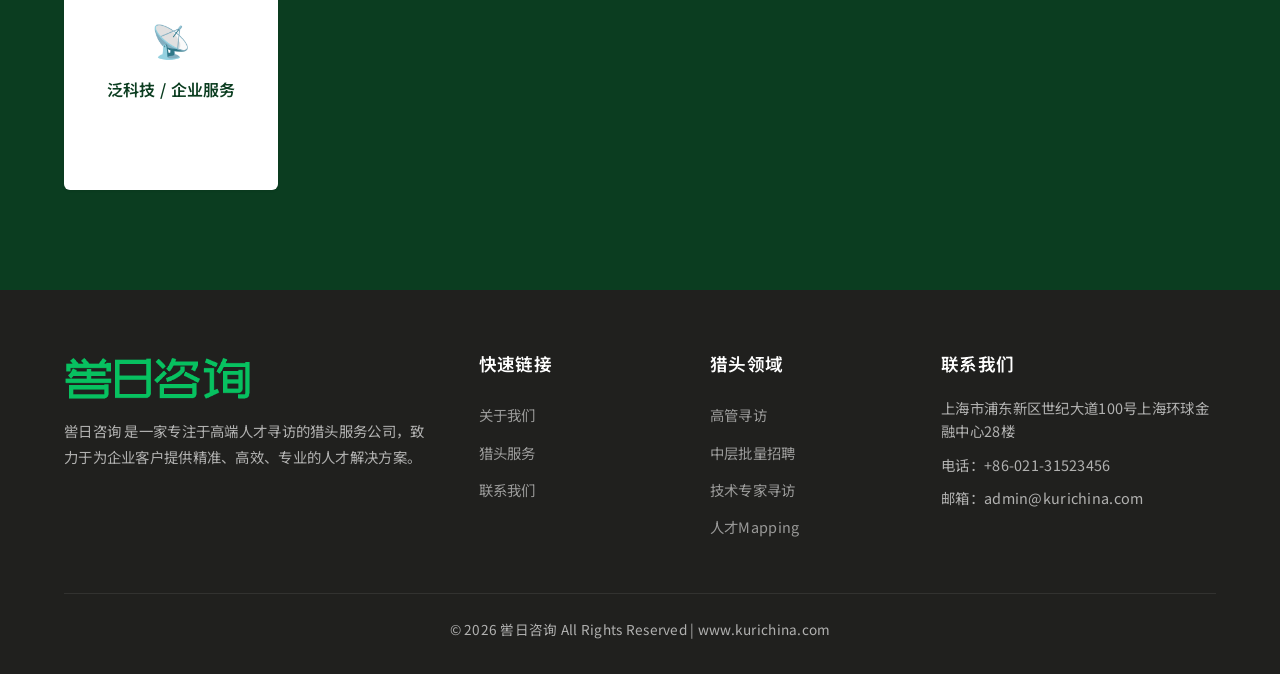
<file: services.html>
﻿<!DOCTYPE html>
<html lang="zh-CN">
<head>
  <meta charset="UTF-8">
  <meta name="viewport" content="width=device-width, initial-scale=1.0">
  <meta name="description" content="喾日咨询 - 高端猎头服务，高管寻访、中层批量招聘、技术专家寻访、人才Mapping，覆盖互联网、金融、消费品、医疗健康等行业。">
  <title>服务介绍 | 喾日咨询</title>
  <meta name="keywords" content="喾日咨询,喾日,kurichina,猎头服务,高管寻访,中层招聘,技术专家寻访,人才Mapping,高端猎头">
  <!-- Open Graph -->
  <meta property="og:title" content="猎头服务 | 喾日咨询">
  <meta property="og:description" content="喾日咨询 - 高端猎头服务，高管寻访、中层批量招聘、技术专家寻访、人才Mapping，覆盖互联网、金融、消费品、医疗健康等行业。">
  <meta property="og:image" content="https://www.kurichina.com/images/logo.png">
  <meta property="og:url" content="https://www.kurichina.com/services.html">
  <meta property="og:type" content="website">
  <link rel="canonical" href="https://www.kurichina.com/services.html">
  <link rel="stylesheet" href="css/style.css">
</head>
<body>

<!-- Navbar -->
<nav class="navbar">
  <div class="container">
    <a href="index.html" class="logo"><img src="images/logo.png" alt="喾日咨询" class="logo-img"></a>
    <button class="hamburger" aria-label="菜单">
      <span></span><span></span><span></span>
    </button>
    <div class="nav-links">
      <a href="index.html">公司简介</a>
      <a href="about.html">关于我们</a>
      <a href="services.html" class="active">猎头服务</a>
      <a href="contact.html">联系我们</a>
      <span class="lang-switch">
        <a href="services.html" class="active">中文</a>
        <span class="lang-divider">|</span>
        <a href="services-en.html">English</a>
      </span>
    </div>
  </div>
</nav>

<!-- Page Hero -->
<section class="page-hero">
  <div class="container">
    <h1>猎头服务</h1>
    <p class="breadcrumb"><a href="index.html">公司简介</a> / 猎头服务</p>
  </div>
</section>

<!-- Service Details -->
<section class="section">
  <div class="container">

    <!-- 高管寻访 -->
    <div class="service-detail fade-in">
      <div class="service-detail-text">
        <h3>高管寻访</h3>
        <p>针对企业CEO、CFO、CTO、VP等级别的高管岗位，提供定向搜寻与深度评估服务。我们通过广泛的人脉网络与严谨的背调体系，为企业寻找具有战略视野与领导力的核心人才。</p>
        <ul class="features">
          <li>服务岗位：CEO、CIO、CFO、CTO、COO、VP、基金经理、事业部总经理等</li>
          <li>项目周期：30-60个工作日</li>
          <li>寻访策略：定向 Mapping + 行业网络触达</li>
          <li>质保期：90天融入保障</li>
        </ul>
      </div>
      <div class="service-detail-visual"><img src="images/services/executive-search.jpg" alt="高管寻访"></div>
    </div>

    <!-- 中层批量招聘 -->
    <div class="service-detail reverse fade-in">
      <div class="service-detail-text">
        <h3>中层批量招聘</h3>
        <p>当企业处于快速扩张期，需要同时填补多个中层管理岗位时，我们提供高效的批量招聘解决方案。通过标准化流程与并行寻访机制，在保证质量的前提下大幅缩短招聘周期。</p>
        <ul class="features">
          <li>服务岗位：总监、高级经理、经理等中层管理岗位</li>
          <li>项目周期：15-25个工作日（按岗位）</li>
          <li>交付模式：分批次推荐，滚动交付</li>
          <li>规模支持：单次可并行推进10+岗位</li>
        </ul>
      </div>
      <div class="service-detail-visual"><img src="images/services/volume-hiring.jpg" alt="中层批量招聘"></div>
    </div>

    <!-- 技术专家寻访 -->
    <div class="service-detail fade-in">
      <div class="service-detail-text">
        <h3>技术专家寻访</h3>
        <p>针对AI、大数据、云计算、芯片设计等高技术门槛岗位，由具备技术背景的专业顾问主导寻访，确保准确理解岗位技术要求，精准定位技术人才。</p>
        <ul class="features">
          <li>覆盖领域：AI/ML、大数据、云计算、芯片、自动驾驶、网络安全等</li>
          <li>顾问背景：技术研发或技术管理经验</li>
          <li>评估维度：技术深度、项目经验、团队协作、创新思维</li>
          <li>附加服务：技术能力评测报告</li>
        </ul>
      </div>
      <div class="service-detail-visual"><img src="images/services/tech-expert.jpg" alt="技术专家寻访"></div>
    </div>

    <!-- 人才Mapping -->
    <div class="service-detail reverse fade-in">
      <div class="service-detail-text">
        <h3>新兴市场人才 Mapping</h3>
        <p>当企业计划开拓新市场或新业务线时，提供目标市场的人才全景洞察，包括人才分布、竞争对手人才结构、薪酬水平等关键信息，为战略决策提供数据支撑。</p>
        <ul class="features">
          <li>输出物：人才地图报告、薪酬调研报告、竞争分析</li>
          <li>覆盖范围：全国及东南亚主要市场</li>
          <li>交付周期：10-20个工作日</li>
          <li>适用场景：新市场进入、业务线拓展、并购尽调</li>
        </ul>
      </div>
      <div class="service-detail-visual"><img src="images/services/talent-mapping.jpg" alt="人才Mapping"></div>
    </div>

  </div>
</section>

<!-- Process -->
<section class="section section-gray">
  <div class="container">
    <div class="section-header fade-in">
      <p class="section-tag">服务流程</p>
      <h2>标准化六步服务流程</h2>
      <p>每一个项目都遵循严格的标准化流程，确保交付质量稳定可控。</p>
    </div>
    <div class="process-steps">
      <div class="process-step fade-in">
        <div class="step-circle">1</div>
        <h4>需求分析</h4>
        <p>深入了解企业需求、岗位画像与团队文化</p>
      </div>
      <div class="process-step fade-in">
        <div class="step-circle">2</div>
        <h4>人才寻访</h4>
        <p>多渠道触达潜在候选人，建立初选名单</p>
      </div>
      <div class="process-step fade-in">
        <div class="step-circle">3</div>
        <h4>筛选评估</h4>
        <p>深度面试与背景调查，三维评估匹配度</p>
      </div>
      <div class="process-step fade-in">
        <div class="step-circle">4</div>
        <h4>面试安排</h4>
        <p>协调双方面试，全程跟进反馈与调整</p>
      </div>
      <div class="process-step fade-in">
        <div class="step-circle">5</div>
        <h4>Offer谈判</h4>
        <p>协助薪酬谈判与入职条件沟通</p>
      </div>
      <div class="process-step fade-in">
        <div class="step-circle">6</div>
        <h4>入职跟进</h4>
        <p>90天融入保障，持续跟踪确保成功</p>
      </div>
    </div>
  </div>
</section>

<!-- Industries -->
<section class="section section-dark">
  <div class="container">
    <div class="section-header fade-in">
      <p class="section-tag">行业覆盖</p>
      <h2>深度覆盖六大核心行业</h2>
      <p>每个行业均有资深顾问团队负责，确保专业度与行业洞察。</p>
    </div>
    <div class="industry-grid">
      <div class="industry-item fade-in">
        <div class="icon">&#x1f310;</div>
        <h4>互联网 / 科技</h4>
        <p style="color:rgba(255,255,255,0.5);font-size:0.85rem;margin-top:8px;">AI、云计算、电商、企业服务</p>
      </div>
      <div class="industry-item fade-in">
        <div class="icon">&#x1f4b0;</div>
        <h4>金融</h4>
        <p style="color:rgba(255,255,255,0.5);font-size:0.85rem;margin-top:8px;">银行、证券、保险、私募股权</p>
      </div>
      <div class="industry-item fade-in">
        <div class="icon">&#x1f3ec;</div>
        <h4>消费品 / 零售</h4>
        <p style="color:rgba(255,255,255,0.5);font-size:0.85rem;margin-top:8px;">快消、奢侈品、新零售、品牌</p>
      </div>
      <div class="industry-item fade-in">
        <div class="icon">&#x1f489;</div>
        <h4>医疗健康</h4>
        <p style="color:rgba(255,255,255,0.5);font-size:0.85rem;margin-top:8px;">制药、医疗器械、生物科技</p>
      </div>
      <div class="industry-item fade-in">
        <div class="icon">&#x1f3ed;</div>
        <h4>制造业 / 工业</h4>
        <p style="color:rgba(255,255,255,0.5);font-size:0.85rem;margin-top:8px;">智能制造、汽车、新能源</p>
      </div>
      <div class="industry-item fade-in">
        <div class="icon">&#x1f4e1;</div>
        <h4>泛科技 / 企业服务</h4>
        <p style="color:rgba(255,255,255,0.5);font-size:0.85rem;margin-top:8px;">SaaS、网络安全、半导体芯片</p>
      </div>
    </div>
  </div>
</section>

<!-- Footer -->
<footer class="footer">
  <div class="container">
    <div class="footer-grid">
      <div class="footer-about">
        <div class="logo"><img src="images/logo.png" alt="喾日咨询" class="logo-img"></div>
        <p>喾日咨询 是一家专注于高端人才寻访的猎头服务公司，致力于为企业客户提供精准、高效、专业的人才解决方案。</p>
      </div>
      <div class="footer-links">
        <h4>快速链接</h4>
        <a href="about.html">关于我们</a>
        <a href="services.html">猎头服务</a>
        <a href="contact.html">联系我们</a>
      </div>
      <div class="footer-links">
        <h4>猎头领域</h4>
        <a href="services.html">高管寻访</a>
        <a href="services.html">中层批量招聘</a>
        <a href="services.html">技术专家寻访</a>
        <a href="services.html">人才Mapping</a>
      </div>
      <div class="footer-contact">
        <h4>联系我们</h4>
        <p>上海市浦东新区世纪大道100号上海环球金融中心28楼</p>
        <p>电话：+86-021-31523456</p>
        <p>邮箱：admin@kurichina.com</p>
      </div>
    </div>
    <div class="footer-bottom">
      <p>&copy; 2026 喾日咨询 All Rights Reserved | www.kurichina.com</p>
    </div>
  </div>
</footer>

<script src="js/main.js"></script>
</body>
</html>
</file>
<file: css/style.css>
/* ========================================
   Kuri China - 高端猎头服务网站样式
   ======================================== */

/* === Google Fonts === */
@import url('https://fonts.googleapis.com/css2?family=Inter:wght@300;400;500;600;700;800&family=Noto+Sans+SC:wght@300;400;500;700&display=swap');

/* === CSS Variables === */
:root {
  --primary: #0b3d20;
  --primary-light: #145c32;
  --accent: #07C160;
  --accent-dark: #059A4E;
  --accent-light: #b7ebce;
  --white: #ffffff;
  --off-white: #f8f8f7;
  --gray-100: #f0f0ef;
  --gray-200: #e0e0de;
  --gray-300: #c0c0be;
  --gray-400: #90908e;
  --gray-500: #60605e;
  --gray-600: #40403e;
  --gray-700: #30302e;
  --gray-800: #20201e;
  --text: #2a2a28;
  --text-light: #6a6a68;
  --font-heading: 'Inter', -apple-system, BlinkMacSystemFont, 'Segoe UI', 'PingFang SC', 'Microsoft YaHei', 'Noto Sans SC', sans-serif;
  --font-body: 'Inter', -apple-system, BlinkMacSystemFont, 'Segoe UI', 'PingFang SC', 'Microsoft YaHei', 'Noto Sans SC', sans-serif;
  --shadow-sm: 0 1px 3px rgba(0,0,0,0.08);
  --shadow-md: 0 4px 16px rgba(0,0,0,0.1);
  --shadow-lg: 0 8px 32px rgba(0,0,0,0.12);
  --radius: 6px;
  --radius-lg: 12px;
  --transition: 0.3s ease;
  --max-width: 1200px;
}

/* === Reset & Base === */
*, *::before, *::after { box-sizing: border-box; margin: 0; padding: 0; }

html { scroll-behavior: smooth; font-size: 16px; }

body {
  font-family: var(--font-body);
  color: var(--text);
  background: var(--white);
  line-height: 1.75;
  -webkit-font-smoothing: antialiased;
  -moz-osx-font-smoothing: grayscale;
  text-rendering: optimizeLegibility;
  font-weight: 400;
  letter-spacing: -0.01em;
}

h1, h2, h3, h4 {
  font-family: var(--font-heading);
  font-weight: 600;
  line-height: 1.25;
  letter-spacing: -0.02em;
}

/* Chinese text rendering */
:lang(zh), :lang(zh-CN), [lang="zh-CN"] {
  font-family: 'Noto Sans SC', 'PingFang SC', 'Microsoft YaHei', sans-serif;
  letter-spacing: 0.02em;
  -webkit-font-smoothing: antialiased;
}

a { text-decoration: none; color: inherit; }
ul { list-style: none; }
img { max-width: 100%; display: block; }

.container {
  max-width: var(--max-width);
  margin: 0 auto;
  padding: 0 24px;
}

/* === Buttons === */
.btn {
  display: inline-block;
  padding: 14px 36px;
  font-size: 1rem;
  font-weight: 600;
  border-radius: var(--radius);
  cursor: pointer;
  transition: all var(--transition);
  border: 2px solid transparent;
  text-align: center;
  letter-spacing: 0.02em;
}

.btn-primary {
  background: var(--accent);
  color: var(--white);
  border-color: var(--accent);
}

.btn-primary:hover {
  background: var(--accent-dark);
  border-color: var(--accent-dark);
  transform: translateY(-1px);
  box-shadow: var(--shadow-md);
}

.btn-outline {
  background: transparent;
  color: var(--white);
  border-color: var(--white);
}

.btn-outline:hover {
  background: var(--white);
  color: var(--primary);
}

.btn-outline-dark {
  background: transparent;
  color: var(--primary);
  border-color: var(--primary);
}

.btn-outline-dark:hover {
  background: var(--primary);
  color: var(--white);
}

.btn-sm {
  padding: 8px 20px;
  font-size: 0.875rem;
}

/* === Navbar === */
.navbar {
  position: fixed;
  top: 0;
  left: 0;
  width: 100%;
  z-index: 1000;
  background: rgba(255, 255, 255, 0.95);
  backdrop-filter: blur(10px);
  transition: all var(--transition);
  border-bottom: 1px solid rgba(0,0,0,0.06);
}

.logo-img {
  height: 36px;
  width: auto;
  vertical-align: middle;
  transition: all 0.3s ease;
  filter: none;
  object-fit: contain;
}

.navbar .logo-img {
  height: 36px;
}

.footer .logo-img {
  height: 48px;
  margin-bottom: 10px;
}

.navbar.scrolled {
  box-shadow: var(--shadow-md);
  border-bottom-color: rgba(0,0,0,0.1);
}

.navbar .container {
  display: flex;
  align-items: center;
  justify-content: space-between;
  height: 72px;
}

.navbar .logo {
  font-family: var(--font-heading);
  font-size: 1.5rem;
  font-weight: 700;
  color: var(--primary);
  letter-spacing: 0.04em;
}

.navbar .logo span {
  color: var(--accent);
}

.nav-links {
  display: flex;
  align-items: center;
  gap: 36px;
}

.nav-links a {
  color: var(--text);
  font-size: 0.925rem;
  font-weight: 500;
  position: relative;
  transition: color var(--transition);
}

.nav-links a:hover,
.nav-links a.active {
  color: var(--accent);
}

.nav-links a::after {
  content: '';
  position: absolute;
  bottom: -4px;
  left: 0;
  width: 0;
  height: 2px;
  background: var(--accent);
  transition: width var(--transition);
}

.nav-links a:hover::after,
.nav-links a.active::after {
  width: 100%;
}

/* === Language Switch === */
.lang-switch {
  margin-left: 12px;
  padding-left: 16px;
  border-left: 1px solid var(--gray-200);
  display: flex;
  align-items: center;
  gap: 6px;
}

.lang-switch a {
  font-size: 0.825rem !important;
  color: var(--text-light) !important;
  transition: color var(--transition);
}

.lang-switch a:hover,
.lang-switch a.active {
  color: var(--accent) !important;
}

.lang-switch a::after {
  display: none !important;
}

.lang-divider {
  color: var(--gray-300);
  font-size: 0.825rem;
  user-select: none;
}

.hamburger {
  display: none;
  flex-direction: column;
  gap: 5px;
  cursor: pointer;
  background: none;
  border: none;
  padding: 4px;
}

.hamburger span {
  display: block;
  width: 24px;
  height: 2px;
  background: var(--primary);
  transition: all var(--transition);
}

/* === Hero Section === */
.hero {
  min-height: 100vh;
  background: linear-gradient(135deg, var(--primary) 0%, #052a15 50%, var(--primary-light) 100%);
  display: flex;
  align-items: center;
  position: relative;
  overflow: hidden;
}

.hero::before {
  content: '';
  position: absolute;
  top: -50%;
  right: -20%;
  width: 80%;
  height: 200%;
  background: radial-gradient(ellipse, rgba(7,193,96,0.08) 0%, transparent 70%);
  pointer-events: none;
}

.hero::after {
  content: '';
  position: absolute;
  bottom: 0;
  left: 0;
  width: 100%;
  height: 1px;
  background: linear-gradient(90deg, transparent, rgba(7,193,96,0.3), transparent);
}

.hero-content {
  position: relative;
  z-index: 1;
  max-width: 720px;
  padding: 120px 0 80px;
}

.hero-content .subtitle {
  display: inline-block;
  color: var(--accent);
  font-size: 0.9rem;
  font-weight: 600;
  letter-spacing: 0.1em;
  text-transform: uppercase;
  margin-bottom: 24px;
  padding: 6px 16px;
  border: 1px solid rgba(7,193,96,0.3);
  border-radius: 20px;
}

.hero-content h1 {
  font-size: 2.8rem;
  color: var(--white);
  margin-bottom: 24px;
  letter-spacing: -0.01em;
  font-weight: 700;
  line-height: 1.2;
}

@media (min-width: 768px) {
  .hero-content h1 {
    font-size: 3.2rem;
  }
}

.hero-content h1 span {
  color: var(--accent);
}

.hero-content .hero-desc {
  font-size: 1rem;
  color: rgba(255,255,255,0.75);
  margin-bottom: 40px;
  line-height: 1.8;
  max-width: 540px;
}

.hero-buttons {
  display: flex;
  gap: 16px;
  flex-wrap: wrap;
}

/* === Stats Section === */
.stats {
  background: var(--white);
  padding: 80px 0;
  border-bottom: 1px solid var(--gray-100);
}

.stats .container {
  display: grid;
  grid-template-columns: repeat(4, 1fr);
  gap: 40px;
  text-align: center;
}

.stat-item .stat-number {
  font-family: var(--font-heading);
  font-size: 3rem;
  font-weight: 700;
  color: var(--accent);
  line-height: 1;
}

.stat-item .stat-label {
  font-size: 0.925rem;
  color: var(--text-light);
  margin-top: 8px;
}

/* === Section Common === */
.section {
  padding: 100px 0;
}

.section-dark {
  background: var(--primary);
  color: var(--white);
}

.section-gray {
  background: var(--off-white);
}

.section-header {
  text-align: center;
  margin-bottom: 64px;
}

.section-header .section-tag {
  display: inline-block;
  color: var(--accent);
  font-size: 0.85rem;
  font-weight: 600;
  letter-spacing: 0.1em;
  text-transform: uppercase;
  margin-bottom: 16px;
}

.section-header h2 {
  font-size: 2rem;
  margin-bottom: 16px;
  font-weight: 700;
  letter-spacing: -0.02em;
}

@media (min-width: 768px) {
  .section-header h2 {
    font-size: 2.4rem;
  }
}

.section-header p {
  color: var(--text-light);
  font-size: 1.05rem;
  max-width: 560px;
  margin: 0 auto;
}

.section-dark .section-header h2 { color: var(--white); }
.section-dark .section-header p { color: rgba(255,255,255,0.65); }

/* === Service Cards === */
.cards-grid {
  display: grid;
  grid-template-columns: repeat(4, 1fr);
  gap: 28px;
}

.card {
  background: var(--white);
  border-radius: var(--radius-lg);
  padding: 40px 32px;
  box-shadow: var(--shadow-sm);
  border: 1px solid var(--gray-100);
  transition: all var(--transition);
  text-align: center;
}

.card:hover {
  transform: translateY(-4px);
  box-shadow: var(--shadow-lg);
  border-color: var(--accent-light);
}

.card-icon {
  width: 64px;
  height: 64px;
  margin: 0 auto 24px;
  background: linear-gradient(135deg, var(--off-white), var(--gray-100));
  border-radius: 16px;
  display: flex;
  align-items: center;
  justify-content: center;
  font-size: 1.75rem;
  overflow: hidden;
}

.card-icon img {
  width: 100%;
  height: 100%;
  object-fit: contain;
  padding: 12px;
}

.card h3 {
  font-size: 1.2rem;
  margin-bottom: 12px;
  color: var(--primary);
  font-weight: 600;
  letter-spacing: -0.01em;
}

.card p {
  font-size: 0.925rem;
  color: var(--text-light);
  line-height: 1.7;
}

/* === Clients Section === */
.clients-grid {
  display: grid;
  grid-template-columns: repeat(5, 1fr);
  gap: 24px;
}

.client-item {
  background: rgba(255,255,255,0.06);
  border: 1px solid rgba(255,255,255,0.1);
  border-radius: var(--radius);
  padding: 32px 20px;
  text-align: center;
  color: rgba(255,255,255,0.7);
  font-weight: 600;
  font-size: 0.95rem;
  transition: all var(--transition);
}

.client-item:hover {
  background: rgba(7,193,96,0.1);
  border-color: var(--accent);
  color: var(--accent);
}

/* === Culture Section === */
.culture-grid {
  display: grid;
  grid-template-columns: repeat(3, 1fr);
  gap: 32px;
}

.culture-card {
  background: rgba(255,255,255,0.06);
  border: 1px solid rgba(255,255,255,0.1);
  border-radius: var(--radius-lg);
  padding: 48px 36px;
  text-align: center;
  transition: all var(--transition);
}

.culture-card:hover {
  background: rgba(7,193,96,0.08);
  border-color: var(--accent);
  transform: translateY(-6px);
  box-shadow: 0 16px 48px rgba(0,0,0,0.35);
}

.culture-icon {
  width: 80px;
  height: 80px;
  margin: 0 auto 28px;
  background: rgba(7,193,96,0.1);
  border: 2px solid rgba(7,193,96,0.25);
  border-radius: 50%;
  display: flex;
  align-items: center;
  justify-content: center;
}

.culture-card h3 {
  font-size: 1.5rem;
  color: var(--white);
  margin-bottom: 16px;
  font-family: var(--font-heading);
  letter-spacing: 0.04em;
}

.culture-card p {
  font-size: 1rem;
  color: rgba(255,255,255,0.65);
  line-height: 1.8;
}

/* === Footer === */
.footer {
  background: var(--gray-800);
  color: rgba(255,255,255,0.65);
  padding: 64px 0 32px;
}

.footer-grid {
  display: grid;
  grid-template-columns: 2fr 1fr 1fr 1.5fr;
  gap: 48px;
  margin-bottom: 48px;
}

.footer h4 {
  color: var(--white);
  font-size: 1.1rem;
  margin-bottom: 20px;
  font-family: var(--font-body);
  font-weight: 600;
}

.footer-about .logo {
  font-family: var(--font-heading);
  font-size: 1.4rem;
  font-weight: 700;
  color: var(--white);
  margin-bottom: 16px;
}

.footer-about .logo span { color: var(--accent); }

.footer-about p {
  font-size: 0.9rem;
  line-height: 1.8;
}

.footer-links a {
  display: block;
  font-size: 0.9rem;
  color: rgba(255,255,255,0.55);
  padding: 6px 0;
  transition: color var(--transition);
}

.footer-links a:hover {
  color: var(--accent);
}

.footer-contact p {
  font-size: 0.9rem;
  margin-bottom: 10px;
  line-height: 1.6;
}

.footer-bottom {
  border-top: 1px solid rgba(255,255,255,0.08);
  padding-top: 24px;
  text-align: center;
  font-size: 0.85rem;
}

/* ========================================
   About Page
   ======================================== */
.page-hero {
  background: linear-gradient(135deg, var(--primary), var(--primary-light));
  padding: 160px 0 80px;
  text-align: center;
  position: relative;
}

.page-hero h1 {
  font-size: 2.2rem;
  color: var(--white);
  font-weight: 600;
  letter-spacing: -0.01em;
}

@media (min-width: 768px) {
  .page-hero h1 {
    font-size: 2.6rem;
  }
}

.page-hero .breadcrumb {
  color: rgba(255,255,255,0.55);
  font-size: 0.9rem;
  margin-top: 12px;
}

.page-hero .breadcrumb a { color: var(--accent); }

/* Name Origin */
.name-origin-content {
  max-width: 800px;
  margin: 0 auto;
  padding: 40px;
  background: var(--white);
  border-radius: var(--radius-lg);
  box-shadow: var(--shadow-sm);
  border: 1px solid var(--gray-100);
}

.origin-quote {
  border-left: 4px solid var(--accent);
  padding: 0 0 0 32px;
  margin: 0 0 32px 0;
}

.origin-quote p {
  font-family: var(--font-heading);
  font-size: 1.2rem;
  line-height: 1.8;
  color: var(--primary);
  font-style: italic;
}

.origin-divider {
  height: 1px;
  background: linear-gradient(90deg, transparent, var(--accent-light), transparent);
  margin: 32px 0;
}

.origin-text {
  font-size: 1.05rem;
  line-height: 1.8;
  color: var(--text-light);
  text-align: center;
}

/* Mission & Vision */
.mv-grid {
  display: grid;
  grid-template-columns: repeat(2, 1fr);
  gap: 32px;
}

.mv-card {
  background: var(--white);
  padding: 48px 40px;
  border-radius: var(--radius-lg);
  border-left: 2px solid var(--accent-light);
  box-shadow: var(--shadow-sm);
}

.mv-card h3 {
  font-size: 1.3rem;
  color: var(--primary);
  margin-bottom: 16px;
}

.mv-card p {
  color: var(--text-light);
  line-height: 1.8;
}

/* Team */
.team-grid {
  display: grid;
  grid-template-columns: repeat(4, 1fr);
  gap: 28px;
}

.team-card {
  background: var(--white);
  border-radius: var(--radius-lg);
  overflow: hidden;
  box-shadow: var(--shadow-sm);
  transition: all var(--transition);
}

.team-card:hover {
  transform: translateY(-4px);
  box-shadow: var(--shadow-lg);
}

.team-photo {
  width: 100%;
  height: 260px;
  background: linear-gradient(135deg, var(--primary-light), var(--primary));
  display: flex;
  align-items: center;
  justify-content: center;
  color: rgba(255,255,255,0.5);
  font-size: 3rem;
}

.team-info {
  padding: 24px;
  text-align: center;
}

.team-info h4 {
  font-size: 1.1rem;
  color: var(--primary);
}

.team-info .role {
  color: var(--accent);
  font-size: 0.85rem;
  font-weight: 600;
  margin: 4px 0 12px;
}

.team-info p {
  font-size: 0.85rem;
  color: var(--text-light);
}

/* Timeline */
.timeline {
  position: relative;
  max-width: 800px;
  margin: 0 auto;
}

.timeline::before {
  content: '';
  position: absolute;
  left: 50%;
  top: 0;
  bottom: 0;
  width: 1px;
  background: var(--gray-200);
  transform: translateX(-50%);
}

.timeline-item {
  display: flex;
  align-items: flex-start;
  margin-bottom: 48px;
  position: relative;
}

.timeline-item:nth-child(odd) {
  flex-direction: row;
}

.timeline-item:nth-child(even) {
  flex-direction: row-reverse;
}

.timeline-dot {
  position: absolute;
  left: 50%;
  top: 0;
  width: 16px;
  height: 16px;
  background: var(--accent);
  border-radius: 50%;
  transform: translateX(-50%);
  z-index: 1;
}

.timeline-content {
  width: 45%;
  background: var(--white);
  padding: 24px;
  border-radius: var(--radius);
  box-shadow: var(--shadow-sm);
}

.timeline-content .year {
  color: var(--accent);
  font-weight: 700;
  font-size: 0.9rem;
  margin-bottom: 4px;
}

.timeline-content h4 {
  font-size: 1.1rem;
  margin-bottom: 8px;
}

.timeline-content p {
  font-size: 0.9rem;
  color: var(--text-light);
}

/* Methodology */
.method-grid {
  display: grid;
  grid-template-columns: repeat(3, 1fr);
  gap: 28px;
}

.method-item {
  text-align: center;
  padding: 32px 24px;
}

.method-item .step-num {
  width: 48px;
  height: 48px;
  margin: 0 auto 16px;
  background: var(--accent);
  color: var(--white);
  border-radius: 50%;
  display: flex;
  align-items: center;
  justify-content: center;
  font-weight: 700;
  font-size: 1.2rem;
}

.method-item h4 {
  font-size: 1.05rem;
  color: var(--white);
  margin-bottom: 8px;
}

.method-item p {
  color: rgba(255,255,255,0.6);
  font-size: 0.9rem;
}

/* ========================================
   Services Page
   ======================================== */
.service-detail {
  display: grid;
  grid-template-columns: 1fr 1fr;
  gap: 60px;
  align-items: center;
  margin-bottom: 80px;
}

.service-detail:last-child { margin-bottom: 0; }

.service-detail.reverse {
  direction: rtl;
}

.service-detail.reverse .service-detail-text {
  direction: ltr;
}

.service-detail-text h3 {
  font-size: 1.6rem;
  color: var(--primary);
  margin-bottom: 16px;
}

.service-detail-text p {
  color: var(--text-light);
  margin-bottom: 20px;
  line-height: 1.8;
}

.service-detail-text .features {
  display: flex;
  flex-direction: column;
  gap: 10px;
}

.service-detail-text .features li {
  padding-left: 20px;
  position: relative;
  color: var(--text-light);
  font-size: 0.95rem;
}

.service-detail-text .features li::before {
  content: '';
  position: absolute;
  left: 0;
  top: 10px;
  width: 6px;
  height: 6px;
  background: var(--accent);
  border-radius: 50%;
}

.service-detail-visual {
  background: var(--gray-100);
  border-radius: var(--radius-lg);
  height: 320px;
  display: flex;
  align-items: center;
  justify-content: center;
  overflow: hidden;
  padding: 0;
}

.service-detail-visual img {
  width: 100%;
  height: 100%;
  object-fit: cover;
}

/* Process Steps */
.process-steps {
  display: grid;
  grid-template-columns: repeat(6, 1fr);
  gap: 16px;
}

.process-step {
  text-align: center;
  padding: 24px 12px;
  position: relative;
}

.process-step::after {
  content: '';
  position: absolute;
  top: 40px;
  right: -8px;
  width: 16px;
  height: 1px;
  background: var(--gray-300);
}

.process-step:last-child::after { display: none; }

.process-step .step-circle {
  width: 56px;
  height: 56px;
  margin: 0 auto 16px;
  border-radius: 50%;
  border: 2px solid var(--accent);
  display: flex;
  align-items: center;
  justify-content: center;
  font-weight: 700;
  font-size: 1.2rem;
  color: var(--accent);
  background: var(--white);
  transition: all var(--transition);
}

.process-step:hover .step-circle {
  background: var(--accent);
  color: var(--white);
}

.process-step h4 {
  font-size: 0.95rem;
  margin-bottom: 4px;
}

.process-step p {
  font-size: 0.8rem;
  color: var(--text-light);
}

/* Industries */
.industry-grid {
  display: grid;
  grid-template-columns: repeat(5, 1fr);
  gap: 20px;
}

.industry-item {
  text-align: center;
  padding: 36px 20px;
  background: var(--white);
  border-radius: var(--radius);
  box-shadow: var(--shadow-sm);
  transition: all var(--transition);
}

.industry-item:hover {
  transform: translateY(-2px);
  box-shadow: var(--shadow-md);
}

.industry-item .icon {
  font-size: 2rem;
  margin-bottom: 12px;
}

.industry-item h4 {
  font-size: 1rem;
  color: var(--primary);
}

/* ========================================
   Jobs Page
   ======================================== */
.jobs-search {
  background: var(--white);
  padding: 32px;
  border-radius: var(--radius-lg);
  box-shadow: var(--shadow-sm);
  margin-bottom: 48px;
}

.search-form {
  display: grid;
  grid-template-columns: repeat(3, 1fr) auto;
  gap: 16px;
  align-items: end;
}

.search-form select,
.search-form input {
  padding: 12px 16px;
  border: 1px solid var(--gray-200);
  border-radius: var(--radius);
  font-size: 0.925rem;
  font-family: var(--font-body);
  background: var(--white);
  color: var(--text);
  outline: none;
  transition: border-color var(--transition);
}

.search-form select:focus,
.search-form input:focus {
  border-color: var(--accent);
}

.search-form .btn {
  padding: 12px 32px;
  height: 48px;
}

.jobs-grid {
  display: grid;
  grid-template-columns: 1fr;
  gap: 20px;
}

.job-card {
  background: var(--white);
  padding: 32px;
  border-radius: var(--radius);
  border: 1px solid var(--gray-100);
  display: flex;
  justify-content: space-between;
  align-items: center;
  transition: all var(--transition);
}

.job-card:hover {
  border-color: var(--accent-light);
  box-shadow: var(--shadow-md);
}

.job-card-main h3 {
  font-size: 1.2rem;
  color: var(--primary);
  margin-bottom: 8px;
}

.job-tags {
  display: flex;
  gap: 16px;
  flex-wrap: wrap;
}

.job-tags span {
  font-size: 0.85rem;
  color: var(--text-light);
  display: flex;
  align-items: center;
  gap: 4px;
}

.job-tags .tag-hot {
  background: #e74c3c;
  color: var(--white);
  padding: 2px 8px;
  border-radius: 10px;
  font-size: 0.75rem;
  font-weight: 600;
}

.job-card-right {
  text-align: right;
  flex-shrink: 0;
}

.job-salary {
  font-size: 1.2rem;
  font-weight: 700;
  color: var(--accent);
  margin-bottom: 8px;
}

.job-date {
  font-size: 0.85rem;
  color: var(--text-light);
  margin-bottom: 12px;
}

.pagination {
  display: flex;
  justify-content: center;
  gap: 8px;
  margin-top: 48px;
}

.pagination button {
  width: 40px;
  height: 40px;
  border: 1px solid var(--gray-200);
  background: var(--white);
  border-radius: var(--radius);
  cursor: pointer;
  font-size: 0.9rem;
  transition: all var(--transition);
}

.pagination button.active {
  background: var(--accent);
  color: var(--white);
  border-color: var(--accent);
}

.pagination button:hover:not(.active) {
  border-color: var(--accent);
  color: var(--accent);
}

/* ========================================
   Contact Page
   ======================================== */
.contact-grid {
  display: grid;
  grid-template-columns: 1fr 1fr;
  gap: 60px;
}

.contact-form {
  background: var(--white);
  padding: 40px;
  border-radius: var(--radius-lg);
  box-shadow: var(--shadow-sm);
}

.form-group {
  margin-bottom: 20px;
}

.form-group label {
  display: block;
  font-size: 0.9rem;
  font-weight: 600;
  color: var(--primary);
  margin-bottom: 8px;
}

.form-group input,
.form-group textarea,
.form-group select {
  width: 100%;
  padding: 12px 16px;
  border: 1px solid var(--gray-200);
  border-radius: var(--radius);
  font-size: 0.925rem;
  font-family: var(--font-body);
  outline: none;
  transition: border-color var(--transition);
  resize: vertical;
}

.form-group input:focus,
.form-group textarea:focus,
.form-group select:focus {
  border-color: var(--accent);
}

.form-group textarea {
  min-height: 140px;
}

.form-row {
  display: grid;
  grid-template-columns: 1fr 1fr;
  gap: 16px;
}

.contact-info {
  padding: 40px 0;
}

.contact-info h3 {
  font-size: 1.6rem;
  color: var(--primary);
  margin-bottom: 32px;
}

.info-item {
  display: flex;
  gap: 16px;
  margin-bottom: 28px;
}

.info-item .info-icon {
  width: 48px;
  height: 48px;
  background: var(--off-white);
  border-radius: 12px;
  display: flex;
  align-items: center;
  justify-content: center;
  font-size: 1.2rem;
  flex-shrink: 0;
}

.info-item h4 {
  font-size: 1rem;
  color: var(--primary);
  margin-bottom: 4px;
}

.info-item p {
  color: var(--text-light);
  font-size: 0.9rem;
  line-height: 1.6;
}

.map-placeholder {
  background: var(--gray-100);
  border-radius: var(--radius-lg);
  height: 300px;
  display: flex;
  align-items: center;
  justify-content: center;
  color: var(--gray-400);
  font-size: 1.1rem;
  margin-top: 40px;
}

/* === Animations === */
.fade-in {
  opacity: 0;
  transform: translateY(20px);
  transition: opacity 0.6s ease, transform 0.6s ease;
}

.fade-in.visible {
  opacity: 1;
  transform: translateY(0);
}

/* ========================================
   Responsive
   ======================================== */
@media (max-width: 1024px) {
  .cards-grid { grid-template-columns: repeat(2, 1fr); }
  .team-grid { grid-template-columns: repeat(2, 1fr); }
  .clients-grid { grid-template-columns: repeat(3, 1fr); }
  .process-steps { grid-template-columns: repeat(3, 1fr); }
  .process-step:nth-child(3)::after { display: none; }
  .industry-grid { grid-template-columns: repeat(3, 1fr); }
  .footer-grid { grid-template-columns: 1fr 1fr; }
  .contact-grid { grid-template-columns: 1fr; }
  .service-detail { grid-template-columns: 1fr; gap: 32px; }
  .service-detail.reverse { direction: ltr; }
  .service-detail-visual { height: 220px; }
  .jobs-grid { grid-template-columns: 1fr; }
  .search-form { grid-template-columns: 1fr 1fr; }
  .culture-grid { grid-template-columns: 1fr; gap: 24px; }
  .culture-card { padding: 40px 28px; }
}

@media (max-width: 768px) {
  .hero-content h1 { font-size: 2.2rem; }
  .section-header h2 { font-size: 1.8rem; }
  .page-hero h1 { font-size: 2rem; }

  .nav-links {
    position: fixed;
    top: 72px;
    left: 0;
    width: 100%;
    background: var(--primary);
    flex-direction: column;
    padding: 24px;
    gap: 20px;
    transform: translateY(-150%);
    transition: transform var(--transition);
    box-shadow: var(--shadow-lg);
  }

  .nav-links.open {
    transform: translateY(0);
  }

  .hamburger { display: flex; }

  .stats .container { grid-template-columns: repeat(2, 1fr); gap: 32px; }
  .cards-grid { grid-template-columns: 1fr; }
  .team-grid { grid-template-columns: 1fr; }
  .clients-grid { grid-template-columns: repeat(2, 1fr); }
  .process-steps { grid-template-columns: repeat(2, 1fr); }
  .process-step:nth-child(2)::after { display: none; }
  .industry-grid { grid-template-columns: repeat(2, 1fr); }
  .footer-grid { grid-template-columns: 1fr; gap: 32px; }
  .mv-grid { grid-template-columns: 1fr; }
  .method-grid { grid-template-columns: 1fr; }
  .search-form { grid-template-columns: 1fr; grid-template-rows: auto; }

  .timeline::before { left: 20px; }
  .timeline-item,
  .timeline-item:nth-child(even) { flex-direction: row; }
  .timeline-dot { left: 20px; }
  .timeline-content { width: calc(100% - 48px); margin-left: 48px; }
}

@media (max-width: 480px) {
  .hero-content h1 { font-size: 1.8rem; }
  .section-header h2 { font-size: 1.6rem; }
  .hero-buttons { flex-direction: column; }
  .hero-buttons .btn { text-align: center; }
  .stats .container { grid-template-columns: 1fr 1fr; }
  .clients-grid { grid-template-columns: 1fr; }
  .process-steps { grid-template-columns: 1fr; }
  .process-step::after { display: none; }
  .industry-grid { grid-template-columns: 1fr; }
  .job-card { flex-direction: column; text-align: left; gap: 16px; }
  .job-card-right { text-align: left; }
  .form-row { grid-template-columns: 1fr; }
}
</file>
